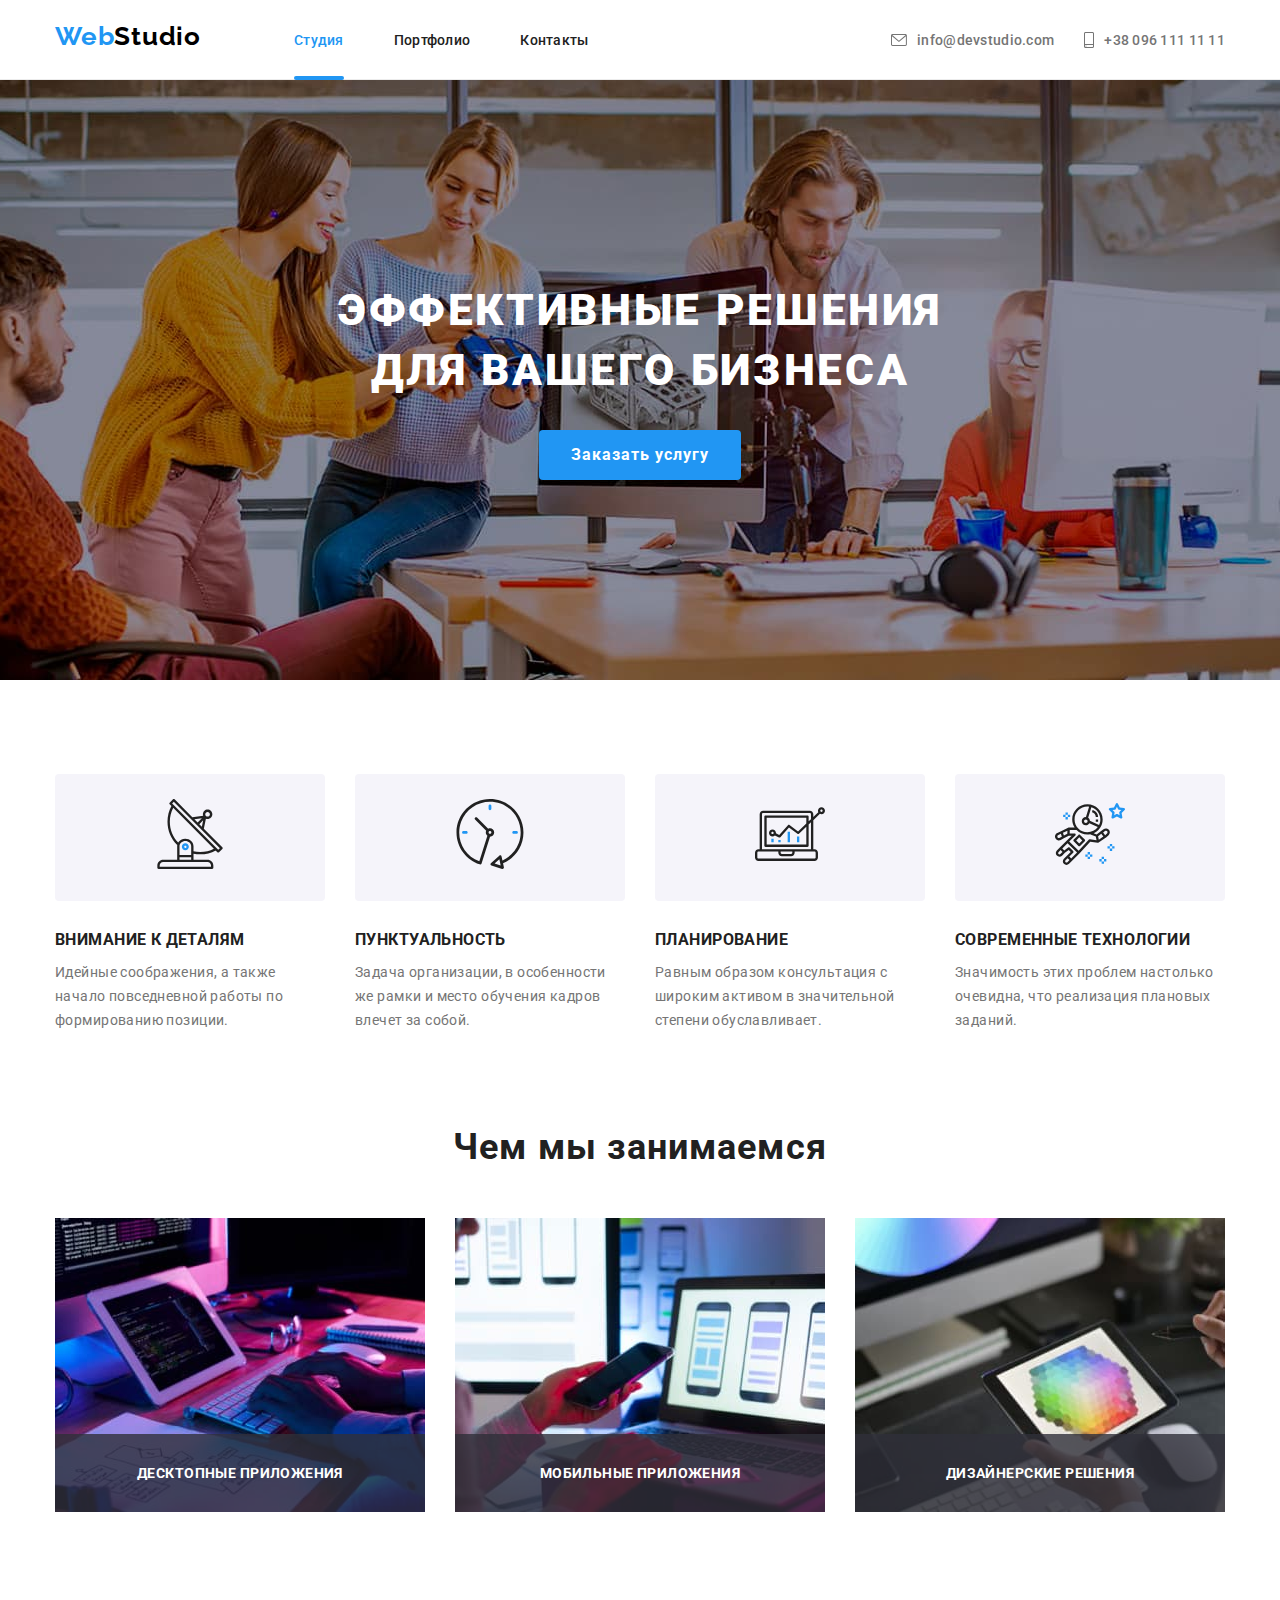
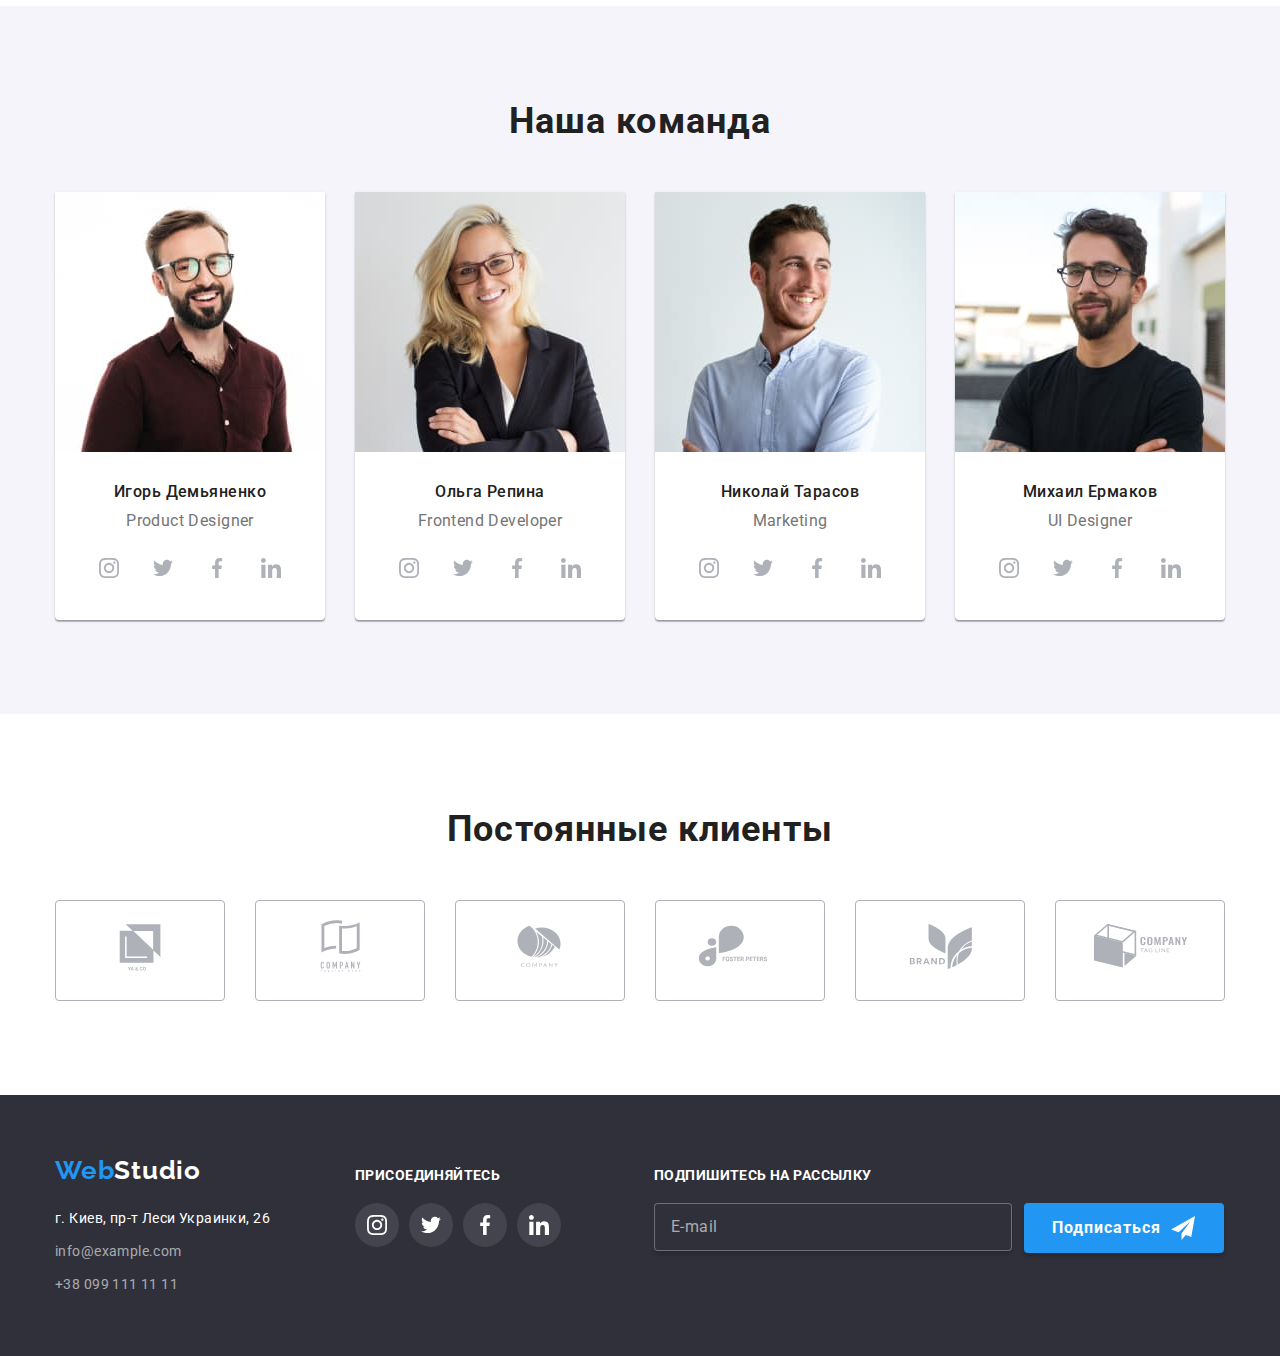
<file: index.html>
<!DOCTYPE html>
<html lang="ru">
<head>
    <meta charset="UTF-8">
    <meta http-equiv="X-UA-Compatible" content="IE=edge">
    <meta name="viewport" content="width=device-width, initial-scale=1.0">
    <title>Главная | Студия</title>
    <link rel="stylesheet"
        href="https://fonts.googleapis.com/css2?family=Raleway:wght@700&family=Roboto:wght@400;500;700;900&display=swap">
    <link rel="stylesheet" href="./css/main.min.css">
</head>

    <body>
        <!-- header -->
        <header class="page-header">
            <div class="page-header__container">
                <!-- webstudio logo -->
                <a class="header__logo" href="./index.html">
                    <span class="logo">Web</span>Studio</a>
                <!-- website navigation -->
                <nav>
                    <!--mobile menu -->
                    <div class="mobile-menu">
                        <button type="button"
                                class="burger-btn"
                                aria-expanded="false"
                                aria-controls="mobile-menu-container"
                                data-burger-btn>
                        
                            <svg class="burger-btn__icon"
                                 width="40px"
                                 height="40px"
                                 aria-label="Переключатель модильного меню">
                        
                                <use class="burger-btn__icon-menu" href="./images/icons.svg#icon-mobile-menu"></use>
                                <use class="burger-btn__icon-cross" href="./images/icons.svg#icon-mobile-cross"></use>
                            </svg>
                        </button>
                    </div>

                    <div class="menu-container"
                         id="mobile-menu-container"
                         data-menu-container>
                        
                         <ul class="navigation">
                            <li class="navigation__item">
                                <a class="navigation__link navigation__link--current" href="./index.html">
                                    Студия
                                </a>
                            </li>
                        
                            <li class="navigation__item">
                                <a class="navigation__link" href="./portfolio.html">
                                    Портфолио
                                </a>
                            </li>
                        
                            <li class="navigation__item">
                                <a class="navigation__link" href="">
                                    Контакты
                                </a>
                            </li>
                        </ul>
                        
                        <div class="contacts__positioned">
                            <!-- contacts -->
                            <ul class="contacts">
                                <li class="contacts__item">
                                    <a class="contacts__link" href="mailto:info@devstudio.com">
                                        <svg class="contacts__icon" width="16px" height="12px">
                                            <use href="./images/icons.svg#icon-envelope"></use>
                                        </svg>
                                        info@devstudio.com
                                    </a>
                                </li>
                        
                                <li class="contacts__item">
                                    <a class="contacts__link" href="tel:+380961111111">
                                        <svg class="contacts__icon" width="10px" height="16px">
                                            <use href="./images/icons.svg#icon-smartphone"></use>
                                        </svg>
                                        +38 096 111 11 11
                                    </a>
                                </li>
                            </ul>
                            <!-- social links for mobile version of menu -->
                            <ul class="mobile-socials">
                                <li>
                                    <a class="mobile-socials__link" href="#">
                                        Instagram
                                    </a>
                                </li>
                        
                                <li>
                                    <a class="mobile-socials__link" href="#">
                                        Twitter
                                    </a>
                                </li>
                        
                                <li>
                                    <a class="mobile-socials__link" href="#">
                                        Facebook
                                    </a>
                                </li>
                        
                                <li>
                                    <a class="mobile-socials__link" href="#">
                                        LinkedIn
                                    </a>
                                </li>
                            </ul>
                        </div>
                    </div>
                </nav>
            </div>
        </header>
    
        <main>
        <!-- hero -->
            <section class="hero">
                <div class="hero__container">
                    <h1 class="hero__title">
                        Эффективные решения <br /> для вашего бизнеса
                    </h1>
                    <button type="button" class="hero__btn" aria-label="Заказать услугу" data-modal-open>
                        Заказать услугу
                    </button>
                </div>
            </section>

        <!-- our advantagies -->
            <section class="advantagies">
                <div class="advantagies__container">
                    <h2 class="advantagies__title">Наши преимущества</h2>
                    <ul class="pluses">
                    <li class="pluses__item">
                        <div class="card">
                            <svg width="70px" height="70px">
                                <use href="./images/icons.svg#icon-antenna"></use>
                            </svg>
                        </div>
                        <h3 class="card__label">Внимание к деталям</h3>
                        <p class="card__meta">Идейные соображения, а также начало повседневной работы по формированию позиции.</p>
                    </li>

                    <li class="pluses__item">
                        <div class="card">
                            <svg width="70px" height="70px">
                                <use href="./images/icons.svg#icon-clock"></use>
                            </svg>
                        </div>
                        <h3 class="card__label">Пунктуальность</h3>
                        <p class="card__meta">Задача организации, в особенности же рамки и место обучения кадров влечет за собой.</p>
                    </li>
                    <li class="pluses__item">
                        <div class="card">
                            <svg width="70px" height="70px">
                                <use href="./images/icons.svg#icon-diagram"></use>
                            </svg>
                        </div>
                        <h3 class="card__label">Планирование</h3>
                        <p class="card__meta">Равным образом консультация с широким активом в значительной степени обуславливает.</p>
                    </li>
                    <li class="pluses__item">
                        <div class="card">
                            <svg width="70px" height="70px">
                                <use href="./images/icons.svg#icon-astronaut"></use>
                            </svg>
                        </div>
                        <h3 class="card__label">Современные технологии</h3>
                        <p class="card__meta">Значимость этих проблем настолько очевидна, что реализация плановых заданий.</p>
                    </li>
                </ul>
                </div>
            </section>

        <!-- what we do -->
            <section class="service">
               <div class="service__container">
                    <h2 class="service__title">Чем мы занимаемся</h2>
                    <ul class="example">
                        <li class="example__item">
                            <div class="example__wrapper">
                                <img
                                    srcset="./images/service-1@1x.jpg 1x, /images/service-1@2x.jpg 2x, /images/service-1@3x.jpg 3x" 
                                    src="./images/service-1@1x.jpg"
                                    alt="Человек работает за компьютером">

                                <div class="example__meta">
                                    <p>Десктопные приложения</p>
                                </div>
                            </div>
                        </li>
                        
                        <li class="example__item">
                            <div class="example__wrapper">
                                <img
                                    srcset="./images/service-2@1x.jpg 1x, /images/service-2@2x.jpg 2x, /images/service-2@3x.jpg 3x"
                                    src="./images/service-2@1x.jpg"
                                    alt="Человек cо смартфоном в руках работает за компьютером">

                                <div class="example__meta">
                                    <p>Мобильные приложения</p>
                                </div>
                            </div>
                        </li>

                        <li class="example__item">
                            <div class="example__wrapper">
                                <img 
                                    srcset="./images/service-3@1x.jpg 1x, /images/service-3@2x.jpg 2x, /images/service-3@3x.jpg 3x" 
                                    src="./images/service-3@1x.jpg"
                                    alt="Человек с планшетом в руках работает за компьютером">

                                <div class="example__meta">
                                    <p>Дизайнерские решения</p>
                                </div>
                            </div>
                        </li>
                    </ul>
               </div>
            </section>

        <!-- our team -->
            <section class="team">
                <div class="team__container">
                    <h2 class="team__title">Наша команда</h2>
                    <ul class="staff">
                        <li class="staff__item">
                            <picture>
                                <source srcset="./images/mobile/team-01@1x.jpg 1x, ./images/mobile/team-01@2x.jpg 2x, ./images/mobile/team-01@3x.jpg 3x"
                                        media="(max-width: 767px)" />
                                <source srcset="./images/tablet/team-01@1x.jpg 1x, ./images/tablet/team-01@2x.jpg 2x, ./images/tablet/team-01@3x.jpg 3x"
                                        media="(min-width: 768px) (max-width: 1199px)" />
                                <source srcset="./images/desktop/team-1@1x.jpg 1x, ./images/desktop/team-1@2x.jpg 2x, ./images/desktop/team-1@3x.jpg 3x"
                                        media="(min-width: 1200px)" />
                                <img src="./images/desktop/team-1@1x.jpg"
                                     alt="Фото дизайнера продукта" />
                            </picture>

                            <div class="staff__content">
                                <h3 class="staff__label">
                                    Игорь Демьяненко
                                </h3>
                                <p class="staff__meta">
                                    Product Designer
                                </p>
                            </div>

                            <ul class="get-in-touch">
                                <li class="get-in-touch__element">
                                    <a class="get-in-touch__link" href="#">
                                        <svg class="get-in-touch__icon" width="20px" height="20px" aria-label="Instagram">
                                            <use href="./images/icons.svg#icon-instagram"></use>
                                        </svg>
                                    </a>
                                </li>
                            
                                <li class="get-in-touch__element">
                                    <a class="get-in-touch__link" href="#">
                                        <svg class="get-in-touch__icon" width="20px" height="20px" aria-label="Twitter">
                                            <use href="./images/icons.svg#icon-twitter"></use>
                                        </svg>
                                    </a>
                                </li>
                            
                                <li class="get-in-touch__element">
                                    <a class="get-in-touch__link" href="#">
                                        <svg class="get-in-touch__icon" width="20px" height="20px" aria-label="Facebook">
                                            <use href="./images/icons.svg#icon-facebook"></use>
                                        </svg>
                                    </a>
                                </li>
                            
                                <li class="get-in-touch-element">
                                    <a class="get-in-touch__link" href="#">
                                        <svg class="get-in-touch__icon" width="20px" height="20px" aria-label="LinkedIn">
                                            <use href="./images/icons.svg#icon-linkedin"></use>
                                        </svg>
                                    </a>
                                </li>
                            </ul>
                        </li>
                    
                        <li class="staff__item">
                            <picture>
                                <source
                                    srcset="./images/mobile/team-02@1x.jpg 1x, ./images/mobile/team-02@2x.jpg 2x, ./images/mobile/team-02@3x.jpg 3x"
                                    media="(max-width: 767px)" />
                                <source
                                    srcset="./images/tablet/team-02@1x.jpg 1x, ./images/tablet/team-02@2x.jpg 2x, ./images/tablet/team-02@3x.jpg 3x"
                                    media="(min-width: 768px) (max-width: 1199px)" />
                                <source srcset="./images/desktop/team-2@1x.jpg 1x, ./images/desktop/team-2@2x.jpg 2x, ./images/desktop/team-2@3x.jpg 3x"
                                    media="(min-width: 1200px)" />
                                <img src="./images/desktop/team-2@1x.jpg" alt="Фото фронтенд разработчика" />
                            </picture>

                            <div class="staff__content">
                                <h3 class="staff__label">
                                    Ольга Репина
                                </h3>
                                <p class="staff__meta">
                                    Frontend Developer
                                </p>
                            </div>
                            
                            <ul class="get-in-touch">
                                <li class="get-in-touch__element">
                                    <a class="get-in-touch__link" href="#">
                                        <svg class="get-in-touch__icon" width="20px" height="20px" aria-label="Instagram">
                                            <use href="./images/icons.svg#icon-instagram"></use>
                                        </svg>
                                    </a>
                                </li>
                            
                                <li class="get-in-touch__element">
                                    <a class="get-in-touch__link" href="#">
                                        <svg class="get-in-touch__icon" width="20px" height="20px" aria-label="Twitter">
                                            <use href="./images/icons.svg#icon-twitter"></use>
                                        </svg>
                                    </a>
                                </li>
                            
                                <li class="get-in-touch__element">
                                    <a class="get-in-touch__link" href="#">
                                        <svg class="get-in-touch__icon" width="20px" height="20px" aria-label="Facebook">
                                            <use href="./images/icons.svg#icon-facebook"></use>
                                        </svg>
                                    </a>
                                </li>
                            
                                <li class="get-in-touch__element">
                                    <a class="get-in-touch__link" href="#">
                                        <svg class="get-in-touch__icon" width="20px" height="20px" aria-label="LinkedIn">
                                            <use href="./images/icons.svg#icon-linkedin"></use>
                                        </svg>
                                    </a>
                                </li>
                            </ul>
                        </li>
                    
                        <li class="staff__item">
                            <picture>
                                <source
                                    srcset="./images/mobile/team-03@1x.jpg 1x, ./images/mobile/team-03@2x.jpg 2x, ./images/mobile/team-03@3x.jpg 3x"
                                    media="(max-width: 767px)" />
                                <source
                                    srcset="./images/tablet/team-03@1x.jpg 1x, ./images/tablet/team-03@2x.jpg 2x, ./images/tablet/team-03@3x.jpg 3x"
                                    media="(min-width: 768px) (max-width: 1199px)" />
                                <source srcset="./images/desktop/team-3@1x.jpg 1x, ./images/desktop/team-3@2x.jpg 2x, ./images/desktop/team-3@3x.jpg 3x"
                                    media="(min-width: 1200px)" />
                                <img src="./images/desktop/team-3@1x.jpg" alt="Фото маркетолога" />
                            </picture>
                            
                            <div class="staff__content">
                                <h3 class="staff__label">
                                    Николай Тарасов
                                </h3>
                                <p class="staff__meta">
                                    Marketing
                                </p>
                            </div>

                            <ul class="get-in-touch">
                                <li class="get-in-touch__element">
                                    <a class="get-in-touch__link" href="#">
                                        <svg class="get-in-touch__icon" width="20px" height="20px" aria-label="Instagram">
                                            <use href="./images/icons.svg#icon-instagram"></use>
                                        </svg>
                                    </a>
                                </li>
                            
                                <li class="get-in-touch__element">
                                    <a class="get-in-touch__link" href="#">
                                        <svg class="get-in-touch__icon" width="20px" height="20px" aria-label="Twitter">
                                            <use href="./images/icons.svg#icon-twitter"></use>
                                        </svg>
                                    </a>
                                </li>
                            
                                <li class="get-in-touch__element">
                                    <a class="get-in-touch__link" href="#">
                                        <svg class="get-in-touch__icon" width="20px" height="20px" aria-label="Facebook">
                                            <use href="./images/icons.svg#icon-facebook"></use>
                                        </svg>
                                    </a>
                                </li>
                            
                                <li class="get-in-touch__element">
                                    <a class="get-in-touch__link" href="#">
                                        <svg class="get-in-touch__icon" width="20px" height="20px" aria-label="LinkedIn">
                                            <use href="./images/icons.svg#icon-linkedin"></use>
                                        </svg>
                                    </a>
                                </li>
                            </ul>
                        </li>
                    
                        <li class="staff__item">
                            <picture>
                                <source
                                    srcset="./images/mobile/team-04@1x.jpg 1x, ./images/mobile/team-04@2x.jpg 2x, ./images/mobile/team-04@3x.jpg 3x"
                                    media="(max-width: 767px)" />
                                <source
                                    srcset="./images/tablet/team-04@1x.jpg 1x, ./images/tablet/team-04@2x.jpg 2x, ./images/tablet/team-04@3x.jpg 3x"
                                    media="(min-width: 768px) (max-width: 1199px)" />
                                <source srcset="./images/desktop/team-4@1x.jpg 1x, ./images/desktop/team-4@2x.jpg 2x, ./images/desktop/team-4@3x.jpg 3x"
                                    media="(min-width: 1200px)" />
                                <img src="./images/desktop/team-4@1x.jpg" alt="Фото дизайнера" />
                            </picture>

                            <div class="staff__content">
                                <h3 class="staff__label">
                                    Михаил Ермаков
                                </h3>
                                <p class="staff__meta">
                                    UI Designer
                                </p>
                            </div>

                            <ul class="get-in-touch">
                                <li class="get-in-touch__element">
                                    <a class="get-in-touch__link" href="#">
                                        <svg class="get-in-touch__icon" width="20px" height="20px" aria-label="Instagram">
                                            <use href="./images/icons.svg#icon-instagram"></use>
                                        </svg>
                                    </a>
                                </li>
                            
                                <li class="get-in-touch__element">
                                    <a class="get-in-touch__link" href="#">
                                        <svg class="get-in-touch__icon" width="20px" height="20px" aria-label="Twitter">
                                            <use href="./images/icons.svg#icon-twitter"></use>
                                        </svg>
                                    </a>
                                </li>
                            
                                <li class="get-in-touch__element">
                                    <a class="get-in-touch__link" href="#">
                                        <svg class="get-in-touch__icon" width="20px" height="20px" aria-label="Facebook">
                                            <use href="./images/icons.svg#icon-facebook"></use>
                                        </svg>
                                    </a>
                                </li>
                            
                                <li class="get-in-touch__element">
                                    <a class="get-in-touch__link" href="#">
                                        <svg class="get-in-touch__icon" width="20px" height="20px" aria-label="LinkedIn">
                                            <use href="./images/icons.svg#icon-linkedin"></use>
                                        </svg>
                                    </a>
                                </li>
                            </ul>   
                        </li>
                    </ul>
                </div>
            </section>
        </main>

        <aside class="partners">
            <div class="partners__container">
                <h2 class="partners__title">Постоянные клиенты</h2>
                <ul class="company">
                    <li class="company__element">
                        <a class="company__link" href="#">
                            <svg class="company__icon" width="106px" height="60px">
                                <use href="./images/icons.svg#icon-client-1"></use>
                            </svg>
                        </a>
                    </li>
        
                    <li class="company__element">
                        <a class="company__link" href="#">
                            <svg class="company__icon" width="106px" height="60px">
                                <use href="./images/icons.svg#icon-client-2"></use>
                            </svg>
                        </a>
                    </li>
        
                    <li class="company__element">
                        <a class="company__link" href="#">
                            <svg class="company__icon" width="106px" height="60px">
                                <use href="./images/icons.svg#icon-client-3"></use>
                            </svg>
                        </a>
                    </li>
        
                    <li class="company__element">
                        <a class="company__link" href="#">
                            <svg class="company__icon" width="106px" height="60px">
                                <use href="./images/icons.svg#icon-client-4"></use>
                            </svg>
                        </a>
                    </li>
        
                    <li class="company__element">
                        <a class="company__link" href="#">
                            <svg class="company__icon" width="106px" height="60px">
                                <use href="./images/icons.svg#icon-client-5"></use>
                            </svg>
                        </a>
                    </li>
        
                    <li class="company__element">
                        <a class="company__link" href="#">
                            <svg class="company__icon" width="106px" height="60px">
                                <use href="./images/icons.svg#icon-client-6"></use>
                            </svg>
                        </a>
                    </li>
                </ul>
            </div>
        </aside>

        <!-- footer -->
        <footer class="page-footer">
            <div class="page-footer__container">
                <div class="page-footer__wrapper">
                    <div class="address__wrapper">
                        <a class="footer__logo" href="./index.html">
                            <span class="logo">Web</span>Studio
                        </a>
                    
                        <address>
                            <ul class="address">
                                <li class="address__item">
                                    <a class="address__geo" href="https://goo.gl/maps/qYnhFTQPUGNC2JMP8">
                                        г. Киев, пр-т Леси Украинки, 26
                                    </a>
                                </li>
                    
                                <li class="address__item">
                                    <a class="address__link" href="mailto:info@example.com">
                                        info@example.com
                                    </a>
                                </li>
                    
                                <li class="address__item">
                                    <a class="address__link" href="tel:+380991111111">
                                        +38 099 111 11 11
                                    </a>
                                </li>
                            </ul>
                        </address>
                    </div>
                    
                    <div class="socials">
                        <h3 class="socials__title">Присоединяйтесь</h3>
                        <ul class="socials__list">
                            <li class="socials__element">
                                <a class="socials__link" href="#">
                                    <svg class="socials__icon" width="20px" height="20px" aria-label="Instagram">
                                        <use href="./images/icons.svg#icon-instagram"></use>
                                    </svg>
                                </a>
                            </li>
                    
                            <li class="socials__element">
                                <a class="socials__link" href="#">
                                    <svg class="socials__icon" width="20px" height="20px" aria-label="Twitter">
                                        <use href="./images/icons.svg#icon-twitter"></use>
                                    </svg>
                                </a>
                            </li>
                    
                            <li class="socials__element">
                                <a class="socials__link" href="#">
                                    <svg class="socials__icon" width="20px" height="20px" aria-label="Facebook">
                                        <use href="./images/icons.svg#icon-facebook"></use>
                                    </svg>
                                </a>
                            </li>
                    
                            <li class="socials__element">
                                <a class="socials__link" href="#">
                                    <svg class="socials__icon" width="20px" height="20px" aria-label="LinkedIn">
                                        <use href="./images/icons.svg#icon-linkedin"></use>
                                    </svg>
                                </a>
                            </li>
                        </ul>
                    </div>
                </div>

                <div class="mailing">
                    <b class="mailing__title">Подпишитесь на рассылку</b>
                    <form name="signup_mailing" class="mailing__form">
                        <label>
                            <input type="email" name="email" class="mailing__input" placeholder="E-mail">
                        </label>
                    
                        <button type="submit" class="mailing__btn" aria-label="Подписаться">
                            Подписаться
                            <svg class="mailing__icon" width="24px" height="24px">
                                <use href="./images/icons.svg#icon-send"></use>
                            </svg>
                        </button>
                    </form>
                </div>

            </div>
        </footer>
        
        <div class="backdrop is-hidden" data-modal>
            <div class="modal">
                <button type="button"
                        class="close-btn"
                        aria-label="Закрыть окно"
                        data-modal-close>

                    <svg class="close-btn__icon" width="18px" height="18px">
                        <use href="./images/icons.svg#icon-close-modal"></use>
                    </svg>
                </button>

                <div role="group" class="form">
                    <b class="form__title">
                        Оставьте свои данные, мы вам перезвоним
                    </b>

                    <form name="order-form">
                        <div class="form__field">
                            <label for="user_name"
                                   class="form__label">
                                Имя
                            </label>

                            <div class="form__icon">
                                <input
                                    type="text"
                                    name="user_name"
                                    id="user_name"
                                    class="form__input form__input--appearance"
                                    autofocus
                                />
                                <svg width="12px" height="12px">
                                    <use href="./images/icons.svg#icon-user"></use>
                                </svg>
                            </div>
                        </div>

                        <div class="form__field">
                            <label for="user_tel_number" class="form__label">
                                Телефон
                            </label>

                            <div class="form__icon">
                                <input
                                    type="tel"
                                    name="user_tel_number"
                                    id="user_tel_number"
                                    class="form__input"
                                    autocomplete="on"
                                />
                                <svg width="13px" height="13px">
                                    <use href="./images/icons.svg#icon-handset"></use>
                                </svg>
                            </div>
                        </div>

                        <div class="form__field">
                            <label for="user_email" class="form__label">
                                Почта
                            </label>

                            <div class="form__icon">
                                <input
                                    type="email"
                                    name="user_email"
                                    id="user_email"
                                    class="form__input"
                                    autocomplete="on"
                                />
                                <svg width="15px" height="12px">
                                    <use href="./images/icons.svg#icon-mail"></use>
                                </svg>
                            </div>
                        </div>

                        <div class="form__field">
                            <label for="comment" class="form__label">
                                Комментарий
                            </label>
                            <textarea name="comment" id="comment" cols="30" rows="5" class=" form__comment" placeholder="Введите текст"></textarea>
                            
                        </div>

                        <div class="checkbox">
                            <label for="agree" class="checkbox__label">
                                <input class="checkbox__field"
                                type="checkbox"
                                name="agree"
                                id="agree" />
                                
                                <svg class="checkbox__icon" width="16" height="15px">
                                    <use href="./images/icons.svg#icon-check"></use>
                                </svg>
                                Соглашаюсь с рассылкой и принимаю
                                <a href="#">Условия договора</a>
                            </label>
                        </div>

                        <button type="submit" class="form__btn" aria-label="Отправить">
                            Отправить
                        </button>
                    </form>
                </div>
            </div>
        </div>
        
        <script src="./js/mobile-menu.js"></script>
        <script src="./js/modal.js"></script>
    </body>

    


</html>
</file>
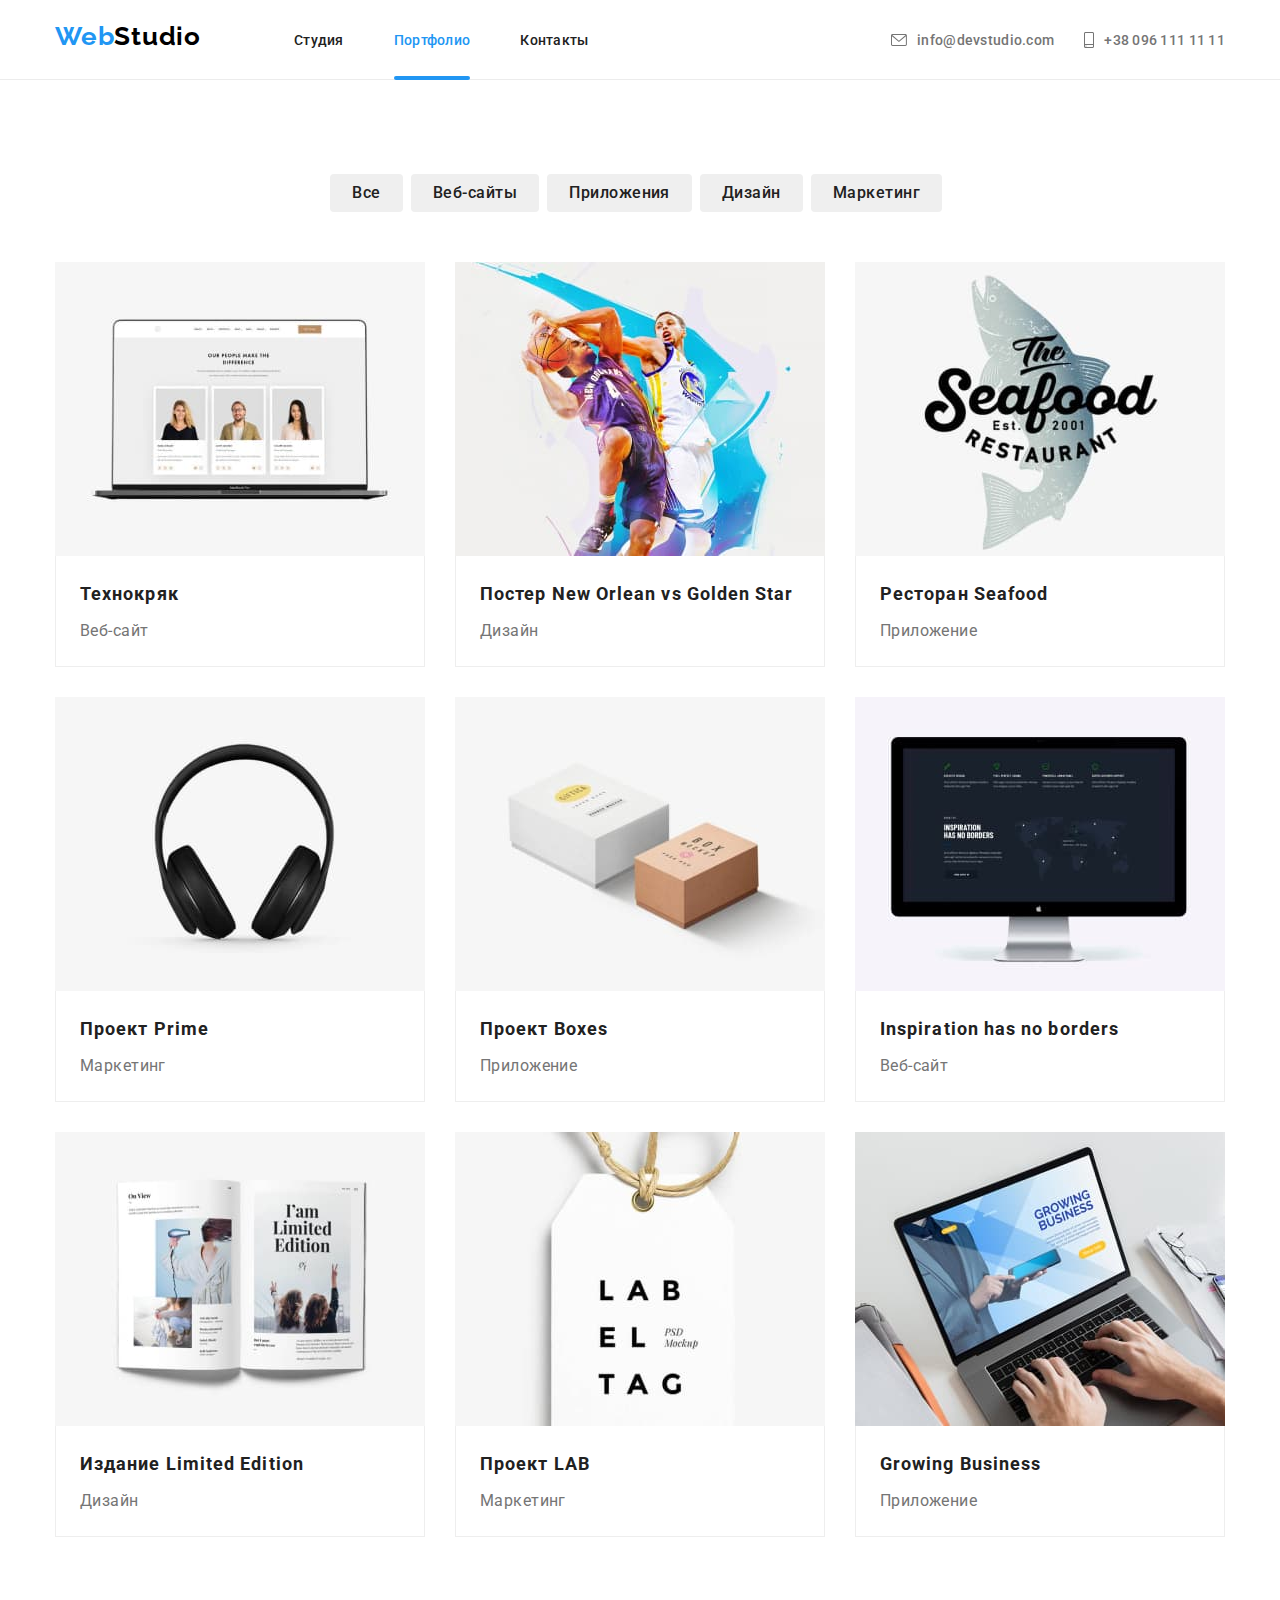
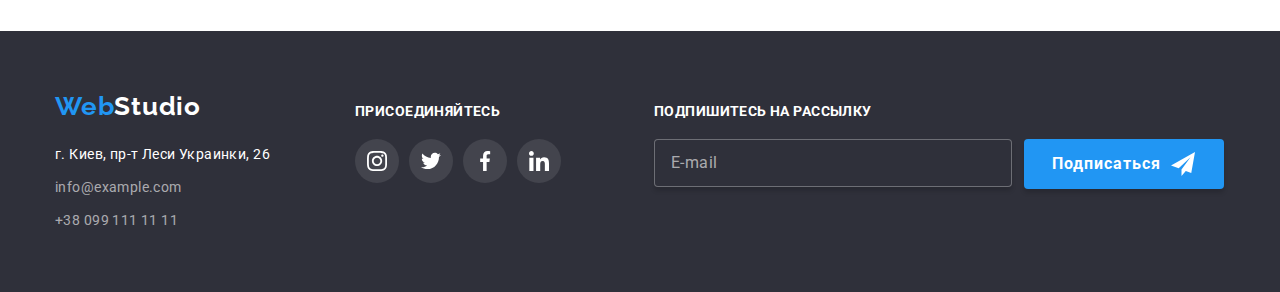
<file: portfolio.html>
<!DOCTYPE html>
<html lang="en">
<head>
    <meta charset="UTF-8">
    <meta http-equiv="X-UA-Compatible" content="IE=edge">
    <meta name="viewport" content="width=device-width, initial-scale=1.0">
    <title>Portfolio</title>
    <link rel="stylesheet"
        href="https://fonts.googleapis.com/css2?family=Raleway:wght@700&family=Roboto:wght@400;500;700;900&display=swap">
    <link rel="stylesheet" href="./css/main.min.css">
</head>

<body>
    <!-- header -->
    <header class="page-header">
        <div class="page-header__container">
            <!-- webstudio logo -->
            <a class="header__logo" href="./index.html">
                <span class="logo">Web</span>Studio</a>
            <!-- website navigation -->
            <nav>
                <!--mobile menu -->
                <div class="mobile-menu">
                    <button type="button" class="burger-btn" aria-expanded="false" aria-controls="mobile-menu-container"
                        data-burger-btn>
    
                        <svg class="burger-btn__icon" width="40px" height="40px" aria-label="Переключатель модильного меню">
    
                            <use class="burger-btn__icon-menu" href="./images/icons.svg#icon-mobile-menu"></use>
                            <use class="burger-btn__icon-cross" href="./images/icons.svg#icon-mobile-cross"></use>
                        </svg>
                    </button>
                </div>
    
                <div class="menu-container" id="mobile-menu-container" data-menu-container>
    
                    <ul class="navigation">
                        <li class="navigation__item">
                            <a class="navigation__link" href="./index.html">
                                Студия
                            </a>
                        </li>
    
                        <li class="navigation__item">
                            <a class="navigation__link navigation__link--current" href="./portfolio.html">
                                Портфолио
                            </a>
                        </li>
    
                        <li class="navigation__item">
                            <a class="navigation__link" href="">
                                Контакты
                            </a>
                        </li>
                    </ul>
    
                    <div class="contacts__positioned">
                        <!-- contacts -->
                        <ul class="contacts">
                            <li class="contacts__item">
                                <a class="contacts__link" href="mailto:info@devstudio.com">
                                    <svg class="contacts__icon" width="16px" height="12px">
                                        <use href="./images/icons.svg#icon-envelope"></use>
                                    </svg>
                                    info@devstudio.com
                                </a>
                            </li>
    
                            <li class="contacts__item">
                                <a class="contacts__link" href="tel:+380961111111">
                                    <svg class="contacts__icon" width="10px" height="16px">
                                        <use href="./images/icons.svg#icon-smartphone"></use>
                                    </svg>
                                    +38 096 111 11 11
                                </a>
                            </li>
                        </ul>
                        <!-- social links for mobile version of menu -->
                        <ul class="mobile-socials">
                            <li>
                                <a class="mobile-socials__link" href="#">
                                    Instagram
                                </a>
                            </li>
    
                            <li>
                                <a class="mobile-socials__link" href="#">
                                    Twitter
                                </a>
                            </li>
    
                            <li>
                                <a class="mobile-socials__link" href="#">
                                    Facebook
                                </a>
                            </li>
    
                            <li>
                                <a class="mobile-socials__link" href="#">
                                    LinkedIn
                                </a>
                            </li>
                        </ul>
                    </div>
                </div>
            </nav>
        </div>
    </header>
    <!-- main section -->
    <main>
        <section class="projects-section">
            <div class="projects-section__container">
                <h1 class="projects-section__title">
                    Примеры работ
                </h1>
                
                <ul class="filter">
                    <li class="filter__element">
                        <button type="button"
                                class="filter__btn" aria-label="Все">
                            Все
                        </button>
                    </li>
                    <li class="filter__element">
                        <button type="button"
                                class="filter__btn" aria-label="Веб-сайты">
                            Веб-сайты
                        </button>
                    </li>
                    <li class="filter__element">
                        <button type="button"
                                class="filter__btn"aria-label="Приложения">
                            Приложения
                        </button>
                    </li>
                    <li class="filter__element">
                        <button type="button"
                                class="filter__btn" aria-label="Дизайн">
                            Дизайн
                        </button>
                    </li>
                    <li class="filter__element">
                        <button type="button"
                                class="filter__btn" aria-label="Маркетинг">
                            Маркетинг
                        </button>
                    </li>
                </ul>
                
                <ul class="product">
                    <li class="product__item">
                        <a class="product__link" href="">
                            <div class="overlay">
                                <img 
                                    srcset="./images/work-examples/project-01@1x.jpg 1x, ./images/work-examples/project-01@2x.jpg 2x, ./images/work-examples/project-01@3x.jpg 3x"
                                    src="./images/work-examples/project-01@1x.jpg"
                                    alt="Изображение сайта Технокряк">
                                
                                <div class="overlay__wrapper">
                                    <p class="overlay__text">
                                        Технокряк это современная площадка распространения коронавируса. Компании используют эту платформу для цифрового
                                        шпионажа и атак на защищённые сервера конкурентов.
                                    </p>
                                </div>
                            </div>
                            
                            <div class="product__description">
                                <h2 class="product__label">
                                    Технокряк
                                </h2>
                                <p class="product__type">
                                    Веб-сайт
                                </p>
                            </div>
                        </a>
                    </li>
                
                    <li class="product__item">
                        <a class="product__link" href="">
                            <div class="overlay">
                                <img 
                                    srcset="./images/work-examples/project-02@1x.jpg 1x, ./images/work-examples/project-02@2x.jpg 2x, ./images/work-examples/project-02@3x.jpg 3x"
                                    src="./images/work-examples/project-02@1x.jpg"
                                    alt="Два баскетболиста борятся за мяч">

                                <div class="overlay__wrapper">
                                    <p class="overlay__text">
                                        Нереально красивый постер нереально красивого баскетбольного матча с нереально крутыми игроками и нереально преданными поклонниками в нереальном Нью Орлеане.
                                    </p>
                                </div>
                            </div>
                            
                            <div class="product__description">
                                <h2 class="product__label">
                                    Постер New Orlean vs Golden Star
                                </h2>
                                <p class="product__type">
                                    Дизайн
                                </p>
                            </div>
                        </a>
                    </li>
                
                    <li class="product__item">
                        <a class="product__link" href="">
                            <div class="overlay">
                                <img srcset="./images/work-examples/project-03@1x.jpg 1x, ./images/work-examples/project-03@2x.jpg 2x, ./images/work-examples/project-03@3x.jpg 3x"
                                    src="./images/work-examples/project-03@1x.jpg"
                                    alt="Логотип ресторана Seafood">
                                
                                <div class="overlay__wrapper">
                                    <p class="overlay__text">
                                        Ресторан Seafood - место, где можно попробовать любые дары моря, даже Посейдона. Интерьер сдержарнный, музыка - легкая и живая, напитки - изысканные. Есть опция морской рыбалки на судне с пьяными моряками.
                                    </p>
                                </div>
                            </div>
                            
                            <div class="product__description">
                                <h2 class="product__label">
                                    Ресторан Seafood
                                </h2>
                                <p class="product__type">
                                    Приложение
                                </p>
                            </div>
                        </a>
                    </li>
                
                    <li class="product__item">
                        <a class="product__link" href="">
                            <div class="overlay">
                                <img 
                                    srcset="./images/work-examples/project-04@1x.jpg 1x, ./images/work-examples/project-04@2x.jpg 2x, ./images/work-examples/project-04@3x.jpg 3x"
                                    src="./images/work-examples/project-04@1x.jpg"
                                    alt="Наушники, которые надеваются через голову">
                                
                                <div class="overlay__wrapper">
                                    <p class="overlay__text">
                                        Проект Prime - сервис, который поможет увеличить продажи каждому клиенту. Даже если вы ничего не планировали продавать,
                                        Prime все равно продадаст ваши вещи или услуги. Увы, но так устроен маркетинг рептилоидов.
                                    </p>
                                </div>
                            </div>
 
                            <div class="product__description">
                                <h2 class="product__label">
                                    Проект Prime
                                </h2>
                                <p class="product__type">
                                    Маркетинг
                                </p>
                            </div>
                        </a>
                    </li>
                
                    <li class="product__item">
                        <a class="product__link" href="">
                            <div class="overlay">
                                <img
                                    srcset="./images/work-examples/project-05@1x.jpg 1x, ./images/work-examples/project-05@2x.jpg 2x, ./images/work-examples/project-05@3x.jpg 3x"
                                    src="./images/work-examples/boxes-project-app.jpg"
                                    alt="Две коробки. Одна белая, другая коричневая">
                                
                                <div class="overlay__wrapper">
                                    <p class="overlay__text">
                                        Приложение Boxes создано для тех, кто любит коробки. Маленькие, средние, большие, с бантиками и без, даже с доставки Новой почты - Boxes найдет все. Признайтесь, вы - котейка?
                                    </p>
                                </div>
                            </div>
                            
                            <div class="product__description">
                                <h2 class="product__label">
                                    Проект Boxes
                                </h2>
                                <p class="product__type">
                                    Приложение
                                </p>
                            </div>
                        </a>
                    </li>
                
                    <li class="product__item">
                        <a class="product__link" href="">
                            <div class="overlay">
                                <img 
                                    srcset="./images/work-examples/project-06@1x.jpg 1x, ./images/work-examples/project-06@2x.jpg 2x, ./images/work-examples/project-06@3x.jpg 3x"
                                    src="./images/work-examples/project-06@1x.jpg"
                                    alt="Компьютер Mac с открытым сайтом">
                            
                                <div class="overlay__wrapper">
                                    <p class="overlay__text">
                                        Парадоксально, но веб-сайт - инструмент массонов. Хоть они и прилетели с Нубиру, однако именно интернет поможет захватить власть в Солнечной системе, а позже и на Альфа Центавра.
                                    </p>
                                </div>
                            </div>
                            
                            <div class="product__description">
                                <h2 class="product__label">
                                    Inspiration has no borders
                                </h2>
                                <p class="product__type">
                                    Веб-сайт
                                </p>
                            </div>
                        </a>
                    </li>
                
                    <li class="product__item">
                        <a class="product__link" href="">
                            <div class="overlay">
                                <img 
                                    srcset="./images/work-examples/project-07@1x.jpg 1x, ./images/work-examples/project-07@2x.jpg 2x, ./images/work-examples/project-07@3x.jpg 3x"
                                    src="./images/work-examples/project-07@1x.jpg"
                                    alt="Разворот журнала с иллюстрациями">
                    
                                <div class="overlay__wrapper">
                                    <p class="overlay__text">
                                        Издание Limited Edition основали трое друзей: Винсент Вега, Джулс Уиннфилд и Мия
                                        Уоллес. Благодаря многолетнему опыту, издательство оздоравливает литературный мир инъекциями молодых
                                        талантов.
                                    </p>
                                </div>
                            </div>
                    
                            <div class="product__description">
                                <h2 class="product__label">
                                    Издание Limited Edition
                                </h2>
                                <p class="product__type">
                                    Дизайн
                                </p>
                            </div>
                        </a>
                    </li>
                
                    <li class="product__item">
                        <a class="product__link" href="">
                            <div class="overlay">
                                <img 
                                    srcset="./images/work-examples/project-08@1x.jpg 1x, ./images/work-examples/project-08@2x.jpg 2x, ./images/work-examples/project-08@3x.jpg 3x"
                                    src="./images/work-examples/project-08@1x.jpg"
                                    alt="Лейбл с логотипом компании">
                            
                                <div class="overlay__wrapper">
                                    <p class="overlay__text">
                                        Проект LAB сотрудничает только с лабоработиями. Неудивительно, ведь стартап пренадлежит Уолтеру Уайту и Джесси Пинкману. Требование одно - оборудование в трейлере и никаких Los Pollos Hermanos.
                                    </p>
                                </div>
                            </div>
                            
                            <div class="product__description">
                                <h2 class="product__label">
                                    Проект LAB
                                </h2>
                                <p class="product__type">
                                    Маркетинг
                                </p>
                            </div>
                        </a>
                    </li>
                
                    <li class="product__item">
                        <a class="product__link" href="">
                            <div class="overlay">
                                <img
                                    srcset="./images/work-examples/project-09@1x.jpg 1x, ./images/work-examples/project-09@2x.jpg 2x, ./images/work-examples/project-09@3x.jpg 3x"
                                    src="./images/work-examples/project-09@1x.jpg"
                                    alt="Ноутбук с приложением Growing Business">
                            
                                <div class="overlay__wrapper">
                                    <p class="overlay__text">
                                        Платформа Growing Business поможет забыть, что биткоин стоил 600 баксов, когда ты о нем узнал. Искусстевенный интелект вычисляет перспективыне токены и позволяет зарабатывать лежа на диване.
                                    </p>
                                </div>
                            </div>
                            
                            <div class="product__description">
                                <h2 class="product__label">
                                    Growing Business
                                </h2>
                                <p class="product__type">
                                    Приложение
                                </p>
                            </div>
                        </a>
                    </li>
                </ul>
            </div>
        </section>
    </main>

    <!-- footer -->
    <footer class="page-footer">
        <div class="page-footer__container">
            <div class="page-footer__wrapper">
                <div class="address__wrapper">
                    <a class="footer__logo" href="./index.html">
                        <span class="logo">Web</span>Studio
                    </a>
    
                    <address>
                        <ul class="address">
                            <li class="address__item">
                                <a class="address__geo" href="https://goo.gl/maps/qYnhFTQPUGNC2JMP8">
                                    г. Киев, пр-т Леси Украинки, 26
                                </a>
                            </li>
    
                            <li class="address__item">
                                <a class="address__link" href="mailto:info@example.com">
                                    info@example.com
                                </a>
                            </li>
    
                            <li class="address__item">
                                <a class="address__link" href="tel:+380991111111">
                                    +38 099 111 11 11
                                </a>
                            </li>
                        </ul>
                    </address>
                </div>
    
                <div class="socials">
                    <h3 class="socials__title">Присоединяйтесь</h3>
                    <ul class="socials__list">
                        <li class="socials__element">
                            <a class="socials__link" href="#">
                                <svg class="socials__icon" width="20px" height="20px" aria-label="Instagram">
                                    <use href="./images/icons.svg#icon-instagram"></use>
                                </svg>
                            </a>
                        </li>
    
                        <li class="socials__element">
                            <a class="socials__link" href="#">
                                <svg class="socials__icon" width="20px" height="20px" aria-label="Twitter">
                                    <use href="./images/icons.svg#icon-twitter"></use>
                                </svg>
                            </a>
                        </li>
    
                        <li class="socials__element">
                            <a class="socials__link" href="#">
                                <svg class="socials__icon" width="20px" height="20px" aria-label="Facebook">
                                    <use href="./images/icons.svg#icon-facebook"></use>
                                </svg>
                            </a>
                        </li>
    
                        <li class="socials__element">
                            <a class="socials__link" href="#">
                                <svg class="socials__icon" width="20px" height="20px" aria-label="LinkedIn">
                                    <use href="./images/icons.svg#icon-linkedin"></use>
                                </svg>
                            </a>
                        </li>
                    </ul>
                </div>
            </div>
    
            <div class="mailing">
                <b class="mailing__title">Подпишитесь на рассылку</b>
                <form name="signup_mailing" class="mailing__form">
                    <label>
                        <input type="email" name="email" class="mailing__input" placeholder="E-mail">
                    </label>
    
                    <button type="submit" class="mailing__btn" aria-label="Подписаться">
                        Подписаться
                        <svg class="mailing__icon" width="24px" height="24px">
                            <use href="./images/icons.svg#icon-send"></use>
                        </svg>
                    </button>
                </form>
            </div>
    
        </div>
    </footer>

    <script src="./js/mobile-menu.js"></script>
</body>
</html>
</file>
<file: css/main.min.css>
/*! modern-normalize v1.1.0 | MIT License | https://github.com/sindresorhus/modern-normalize */*,::before,::after{-webkit-box-sizing:border-box;box-sizing:border-box}html{line-height:1.15;-webkit-text-size-adjust:100%;-moz-tab-size:4;-o-tab-size:4;tab-size:4}body{margin:0;font-family:system-ui,-apple-system,"Segoe UI",Roboto,Helvetica,Arial,sans-serif,"Apple Color Emoji","Segoe UI Emoji"}hr{height:0;color:inherit}abbr[title]{-webkit-text-decoration:underline dotted;text-decoration:underline dotted}b,strong{font-weight:bolder}code,kbd,samp,pre{font-family:ui-monospace,SFMono-Regular,Consolas,"Liberation Mono",Menlo,monospace;font-size:1em}small{font-size:80%}sub,sup{font-size:75%;line-height:0;position:relative;vertical-align:baseline}sub{bottom:-0.25em}sup{top:-0.5em}table{text-indent:0;border-color:inherit}button,input,optgroup,select,textarea{font-family:inherit;font-size:100%;line-height:1.15;margin:0}button,select{text-transform:none}button,[type=button],[type=reset],[type=submit]{-webkit-appearance:button}::-moz-focus-inner{border-style:none;padding:0}:-moz-focusring{outline:1px dotted ButtonText}:-moz-ui-invalid{box-shadow:none}legend{padding:0}progress{vertical-align:baseline}::-webkit-inner-spin-button,::-webkit-outer-spin-button{height:auto}[type=search]{-webkit-appearance:textfield;outline-offset:-2px}::-webkit-search-decoration{-webkit-appearance:none}::-webkit-file-upload-button{-webkit-appearance:button;font:inherit}summary{display:list-item}p,h1,h2,h3,h4{margin:0;padding:0}a{text-decoration:none}ul,ol{margin:0;padding:0;list-style:none}img{display:block;height:auto}@media screen and (max-width: 1199px){img{width:100%}}@media screen and (min-width: 1200px){img{max-width:100%}}textarea{resize:none}.checkbox__field,.projects-section__title,.advantagies__title{position:absolute;width:1px;height:1px;margin:-1px;border:0;padding:0;clip:rect(0 0 0 0);overflow:hidden}.form__comment,.form__input{width:100%;padding-top:12px;padding-bottom:12px;border:1px solid;border-color:rgba(33,33,33,.2);border-radius:4px}body{font-family:"Roboto",sans-serif;font-style:normal;font-weight:400;font-size:14px;line-height:1.7142857143;letter-spacing:.03em;background-color:#fff;color:#757575}body.modal-open{overflow:hidden}.menu-container.is-opened body{overflow:hidden}.page-header{position:relative;border-bottom:1px solid #ececec}.page-header__container{display:-webkit-box;display:-ms-flexbox;display:flex;padding-right:15px;padding-left:15px;padding-top:0;padding-bottom:0;margin-left:auto;margin-right:auto}@media screen and (min-width: 480px){.page-header__container{width:480px}}@media screen and (min-width: 768px){.page-header__container{width:768px}}@media screen and (min-width: 1200px){.page-header__container{width:1200px}}@media screen and (max-width: 767px){.page-header__container{-webkit-box-pack:justify;-ms-flex-pack:justify;justify-content:space-between;-webkit-box-align:center;-ms-flex-align:center;align-items:center;padding-top:10px;padding-bottom:10px}}@media screen and (min-width: 768px)and (max-width: 1199px){.page-header__container{-webkit-box-align:center;-ms-flex-align:center;align-items:center}}@media screen and (min-width: 1200px){.page-header__container{-webkit-box-align:baseline;-ms-flex-align:baseline;align-items:baseline}}@media screen and (min-width: 768px){.page-header{position:initial}}@media screen and (min-width: 768px){nav{width:100%;height:100%}}.navigation{position:absolute;top:48px;left:40px;display:block;margin-left:0}@media screen and (min-width: 768px){.navigation{position:initial;display:-webkit-box;display:-ms-flexbox;display:flex}}@media screen and (min-width: 768px)and (max-width: 1199px){.navigation{margin-left:auto}}@media screen and (min-width: 1200px){.navigation{margin-left:93px}}@media screen and (max-width: 767px){.navigation__item{padding-top:0;margin-right:0;margin-bottom:32px}}@media screen and (min-width: 768px){.navigation__item{padding-top:32px;margin-right:50px}}.navigation :first-child{padding-bottom:0}.navigation :last-child{margin-right:0}.navigation__link{display:block;font-weight:500;font-size:40px;line-height:1.175;letter-spacing:.02em;color:#212121}@media screen and (min-width: 768px){.navigation__link{font-weight:500;font-size:14px;line-height:1.1428571429;letter-spacing:.02em}}.navigation__link:hover,.navigation__link:focus{color:#2196f3;-webkit-transition:color 250ms cubic-bezier(0.4, 0, 0.2, 1);transition:color 250ms cubic-bezier(0.4, 0, 0.2, 1)}.navigation__link--current{color:#2196f3}.navigation__link--current::after{display:none}@media screen and (min-width: 768px){.navigation__link--current::after{display:block;margin-top:28px;margin-bottom:-1px;content:"";width:100%;height:4px;border-radius:2px;background-color:#2196f3}}@media screen and (max-width: 767px){.contacts__positioned{position:absolute;left:40px;bottom:48px}}@media screen and (min-width: 768px){.contacts__positioned{margin-left:auto}}.contacts{display:-webkit-box;display:-ms-flexbox;display:flex;-webkit-box-align:center;-ms-flex-align:center;align-items:center;-webkit-box-orient:vertical;-webkit-box-direction:reverse;-ms-flex-direction:column-reverse;flex-direction:column-reverse;-webkit-box-align:stretch;-ms-flex-align:stretch;align-items:stretch;margin-bottom:64px;margin-left:0}@media screen and (min-width: 768px){.contacts{display:block;margin-left:auto;margin-bottom:0}}@media screen and (min-width: 1200px){.contacts{display:-webkit-box;display:-ms-flexbox;display:flex;-webkit-box-orient:horizontal;-webkit-box-direction:normal;-ms-flex-direction:row;flex-direction:row}}.contacts__item:not(:last-child){margin-bottom:32px}@media screen and (min-width: 768px)and (max-width: 1199px){.contacts__item:not(:last-child){margin-bottom:10px}}@media screen and (min-width: 1200px){.contacts__item:not(:last-child){margin-right:30px;margin-bottom:0}}.contacts__link{font-weight:500;font-size:14px;line-height:1.1428571429;letter-spacing:.02em;color:#757575}.contacts__item:hover .contacts__link,.contacts__item:focus .contacts__link{color:#2196f3;-webkit-transition:color 250ms cubic-bezier(0.4, 0, 0.2, 1);transition:color 250ms cubic-bezier(0.4, 0, 0.2, 1)}@media screen and (min-width: 768px)and (max-width: 1199px){.contacts__link{display:-webkit-box;display:-ms-flexbox;display:flex;font-size:12px;line-height:1.1666666667}}@media screen and (min-width: 1200px){.contacts__link{display:-webkit-box;display:-ms-flexbox;display:flex;-webkit-box-align:center;-ms-flex-align:center;align-items:center}}@media screen and (max-width: 767px){.contacts__link[href="tel:+380961111111"]{font-weight:500;font-size:34px;line-height:1.1764705882;letter-spacing:.02em;color:#2196f3}.contacts__link[href="mailto:info@devstudio.com"]{font-weight:500;font-size:24px;line-height:1.1666666667;letter-spacing:.02em;color:#757575}}@media screen and (min-width: 768px)and (max-width: 1199px){.contacts__link[href="mailto:info@devstudio.com"]>svg{width:14px;height:10px}.contacts__link[href="tel:+380961111111"]>svg{width:10px;height:14px}}.contacts__icon{display:none;fill:#757575;margin-right:10px}.contacts__item:hover .contacts__icon{fill:#2196f3;-webkit-transition:color 250ms cubic-bezier(0.4, 0, 0.2, 1);transition:color 250ms cubic-bezier(0.4, 0, 0.2, 1)}@media screen and (min-width: 768px){.contacts__icon{display:block}}@media screen and (min-width: 768px)and (max-width: 1199px){.contacts__icon{margin-right:8px}}.menu-container{position:absolute;top:0;left:0;width:100%;height:100vh;background-color:#fff;opacity:0;visibility:hidden;z-index:98;-webkit-transition:opacity 250ms cubic-bezier(0.4, 0, 0.2, 1),visibility 250ms cubic-bezier(0.4, 0, 0.2, 1);transition:opacity 250ms cubic-bezier(0.4, 0, 0.2, 1),visibility 250ms cubic-bezier(0.4, 0, 0.2, 1)}@media screen and (min-width: 768px){.menu-container{position:initial;display:-webkit-box;display:-ms-flexbox;display:flex;-webkit-box-align:center;-ms-flex-align:center;align-items:center;height:100%;visibility:visible;opacity:1}}.menu-container.is-opened{opacity:1;visibility:visible}.mobile-socials{display:-webkit-box;display:-ms-flexbox;display:flex;-ms-flex-wrap:wrap;flex-wrap:wrap}.mobile-socials li:not(:last-child){padding-right:10px;margin-right:10px;border-right:1px solid rgba(33,33,33,.2)}.mobile-socials__link{display:inline-block;font-weight:500;font-size:18px;line-height:1.2222222222;letter-spacing:.02em;color:#2196f3}@media screen and (min-width: 768px){.mobile-socials__link{display:none}}@media screen and (min-width: 768px){.mobile-socials{display:none}}.burger-btn{display:-webkit-inline-box;display:-ms-inline-flexbox;display:inline-flex;margin:0;padding:0;border:none;background-color:transparent;z-index:99}.burger-btn__icon-cross{display:none}.burger-btn.is-opened .burger-btn__icon-menu{display:none}.burger-btn.is-opened .burger-btn__icon-cross{display:block}@media screen and (min-width: 768px){.burger-btn{display:none}}.burger-btn__icon{fill:#000;z-index:99}.burger-btn:active .burger-btn__icon{fill:#2196f3}@media screen and (min-width: 768px){.burger-btn__icon{display:none}}.logo,.header__logo,.footer__logo{font-family:"Raleway",sans-serif}@media screen and (max-width: 1199px){.logo,.header__logo,.footer__logo{font-weight:700;font-size:24px;line-height:1.1666666667;letter-spacing:.03em}}@media screen and (min-width: 1200px){.logo,.header__logo,.footer__logo{font-weight:700;font-size:26px;line-height:1.1923076923;letter-spacing:.03em}}.logo{color:#2196f3}.header__logo{color:#000}.footer__logo{display:block;margin-bottom:20px;color:#fff}.page-footer{background-color:#2f303a}@media screen and (max-width: 1199px){.page-footer{padding:60px 0}}.page-footer__container{display:-webkit-box;display:-ms-flexbox;display:flex;padding-right:15px;padding-left:15px;padding-top:60px;padding-bottom:60px;margin-left:auto;margin-right:auto}@media screen and (min-width: 480px){.page-footer__container{width:480px}}@media screen and (min-width: 768px){.page-footer__container{width:768px}}@media screen and (min-width: 1200px){.page-footer__container{width:1200px}}@media screen and (max-width: 1199px){.page-footer__container{display:block;padding:0 15px}}@media screen and (min-width: 768px)and (max-width: 1199px){.page-footer__wrapper{display:-webkit-box;display:-ms-flexbox;display:flex;-ms-flex-pack:distribute;justify-content:space-around}}@media screen and (min-width: 1200px){.page-footer__wrapper{display:-webkit-box;display:-ms-flexbox;display:flex}}@media screen and (max-width: 1199px){.address__wrapper{display:-webkit-box;display:-ms-flexbox;display:flex;-webkit-box-orient:vertical;-webkit-box-direction:normal;-ms-flex-direction:column;flex-direction:column;-webkit-box-align:center;-ms-flex-align:center;align-items:center;margin-bottom:60px}}.address{min-width:230px;font-style:normal}@media screen and (max-width: 1199px){.address__item:not(:last-child){margin-bottom:8px}}@media screen and (min-width: 1200px){.address__item:not(:last-child){margin-bottom:9px}}.address__geo{color:#fff}@media screen and (max-width: 1199px){.address{display:-webkit-box;display:-ms-flexbox;display:flex;-webkit-box-orient:vertical;-webkit-box-direction:normal;-ms-flex-direction:column;flex-direction:column;-webkit-box-align:center;-ms-flex-align:center;align-items:center}}.address__link{color:rgba(255,255,255,.6)}.address__link:hover,.address__link:focus{background-color:#2196f3;color:#fff;-webkit-transition:background-color 250ms cubic-bezier(0.4, 0, 0.2, 1),color 250ms cubic-bezier(0.4, 0, 0.2, 1);transition:background-color 250ms cubic-bezier(0.4, 0, 0.2, 1),color 250ms cubic-bezier(0.4, 0, 0.2, 1)}@media screen and (max-width: 767px){.socials{margin-left:0;margin-bottom:60px}}@media screen and (min-width: 768px){.socials{margin-left:70px}}.socials__title{margin-bottom:20px;font-weight:700;font-size:14px;line-height:1.1428571429;letter-spacing:.03em;text-transform:uppercase;color:#fff}@media screen and (max-width: 1199px){.socials__title{padding-top:0;text-align:center}}@media screen and (min-width: 1200px){.socials__title{padding-top:12px}}.socials__list{display:-webkit-box;display:-ms-flexbox;display:flex}@media screen and (max-width: 1199px){.socials__list{-webkit-box-pack:center;-ms-flex-pack:center;justify-content:center}}.socials__element:not(:last-child){margin-right:10px}.socials__link{display:-webkit-box;display:-ms-flexbox;display:flex;-webkit-box-pack:center;-ms-flex-pack:center;justify-content:center;-webkit-box-align:center;-ms-flex-align:center;align-items:center;width:44px;height:44px;border-radius:50%;background-color:#43444d;-webkit-transition:background-color 250ms cubic-bezier(0.4, 0, 0.2, 1);transition:background-color 250ms cubic-bezier(0.4, 0, 0.2, 1)}.socials__link .socials__icon{fill:#fff}.socials__link:hover,.socials__link:focus{background-color:#2196f3}.mailing{width:100%;margin-left:0;padding-top:0}.mailing__title{display:block;margin-bottom:20px;font-weight:700;font-size:14px;line-height:1.1428571429;letter-spacing:.03em;text-transform:uppercase;color:#fff}@media screen and (max-width: 1199px){.mailing__title{text-align:center}}.mailing__form{display:block}@media screen and (min-width: 1200px){.mailing__form{display:-webkit-box;display:-ms-flexbox;display:flex}}@media screen and (min-width: 768px)and (max-width: 1199px){.mailing{width:450px;margin-left:auto;margin-right:auto}}@media screen and (min-width: 1200px){.mailing{margin-left:93px;padding-top:12px}}.mailing__input{width:100%;padding-top:15px;padding-bottom:15px;padding-left:16px;margin-right:0;margin-bottom:20px;border:1px solid rgba(255,255,255,.3);border-radius:4px;-webkit-box-shadow:0px 4px 4px rgba(0,0,0,.15);box-shadow:0px 4px 4px rgba(0,0,0,.15);color:#fff;background-color:#2f303a}@media screen and (min-width: 1200px){.mailing__input{width:358px;margin-right:12px;margin-bottom:0}}.mailing__input::-webkit-input-placeholder{font-weight:400;font-size:16px;line-height:1.25;letter-spacing:.03em;color:rgba(255,255,255,.6)}.mailing__input::-moz-placeholder{font-weight:400;font-size:16px;line-height:1.25;letter-spacing:.03em;color:rgba(255,255,255,.6)}.mailing__input:-ms-input-placeholder{font-weight:400;font-size:16px;line-height:1.25;letter-spacing:.03em;color:rgba(255,255,255,.6)}.mailing__input::-ms-input-placeholder{font-weight:400;font-size:16px;line-height:1.25;letter-spacing:.03em;color:rgba(255,255,255,.6)}.mailing__input::placeholder{font-weight:400;font-size:16px;line-height:1.25;letter-spacing:.03em;color:rgba(255,255,255,.6)}.mailing__btn{margin-left:auto;margin-right:auto;display:-webkit-box;display:-ms-flexbox;display:flex;-webkit-box-align:center;-ms-flex-align:center;align-items:center;min-width:200px;min-height:50px;padding:10px 28px;font-family:inherit;text-align:center;border-radius:4px;background-color:#2196f3;color:#fff;cursor:pointer;font-weight:700;font-size:16px;line-height:1.875;letter-spacing:.06em;-webkit-box-shadow:0px 4px 4px rgba(0,0,0,.15);box-shadow:0px 4px 4px rgba(0,0,0,.15);border:none}@media screen and (min-width: 1200px){.mailing__btn{margin-right:0;margin-left:0}}.mailing__icon{margin-left:10px;fill:#fff}.hero{background-size:cover;background-position:center;background-repeat:no-repeat;background-color:#2f303a}@media screen and (max-width: 767px){.hero{background-image:url("../images/mobile/bg-img-hero@1x.jpg"),-webkit-gradient(linear, left top, right top, color-stop(40%, #2f303a), color-stop(#c4c4c4), color-stop(40%, #2f303a));background-image:url("../images/mobile/bg-img-hero@1x.jpg"),linear-gradient(to right, #2f303a 40%, #c4c4c4, #2f303a 40%)}}@media screen and (min-width: 768px)and (max-width: 1199px){.hero{background-image:url("../images/tablet/bg-img-hero@1x.jpg"),-webkit-gradient(linear, left top, right top, color-stop(40%, #2f303a), color-stop(#c4c4c4), color-stop(40%, #2f303a));background-image:url("../images/tablet/bg-img-hero@1x.jpg"),linear-gradient(to right, #2f303a 40%, #c4c4c4, #2f303a 40%)}}@media screen and (min-width: 1200px){.hero{background-image:url("../images/desktop/bg-img-hero@1x.jpg"),-webkit-gradient(linear, left top, right top, color-stop(40%, #2f303a), color-stop(#c4c4c4), color-stop(40%, #2f303a));background-image:url("../images/desktop/bg-img-hero@1x.jpg"),linear-gradient(to right, #2f303a 40%, #c4c4c4, #2f303a 40%);background-size:1600px,cover}}@media screen and (max-width: 1199px){.hero{padding-top:118px;padding-bottom:118px}}@media screen and (min-width: 1200px){.hero{padding-top:200px;padding-bottom:200px}}.hero__container{display:block;padding-right:15px;padding-left:15px;padding-top:0;padding-bottom:0;margin-left:auto;margin-right:auto;text-align:center}@media screen and (min-width: 480px){.hero__container{width:480px}}@media screen and (min-width: 768px){.hero__container{width:768px}}@media screen and (min-width: 1200px){.hero__container{width:1200px}}.hero__title{margin-bottom:30px;text-transform:uppercase;color:#fff}@media screen and (max-width: 1199px){.hero__title{font-weight:900;font-size:26px;line-height:1.6153846154;letter-spacing:.06em}}@media screen and (min-width: 1200px){.hero__title{font-weight:900;font-size:44px;line-height:1.3636363636;letter-spacing:.06em;text-align:center}}.hero__btn{display:inline-block;-webkit-box-align:center;-ms-flex-align:center;align-items:center;min-width:200px;min-height:50px;padding:10px 32px;font-family:inherit;text-align:center;border-radius:4px;background-color:#2196f3;color:#fff;cursor:pointer;font-weight:700;font-size:16px;line-height:1.875;letter-spacing:.06em;border:none;-webkit-box-shadow:0 4px 4px rgba(0,0,0,.15);box-shadow:0 4px 4px rgba(0,0,0,.15)}@media(min-device-pixel-ratio: 2),(-webkit-min-device-pixel-ratio: 2),(min-resolution: 192dpi),(min-resolution: 2dppx){.hero{background-image:url("../images/mobile/bg-img-hero@2x.jpg"),-webkit-gradient(linear, left top, right top, color-stop(40%, #2f303a), color-stop(#c4c4c4), color-stop(40%, #2f303a));background-image:url("../images/mobile/bg-img-hero@2x.jpg"),linear-gradient(to right, #2f303a 40%, #c4c4c4, #2f303a 40%)}}@media screen and (min-device-pixel-ratio: 2)and (min-width: 768px)and (max-width: 1199px),screen and (-webkit-min-device-pixel-ratio: 2)and (min-width: 768px)and (max-width: 1199px),screen and (min-resolution: 192dpi)and (min-width: 768px)and (max-width: 1199px),screen and (min-resolution: 2dppx)and (min-width: 768px)and (max-width: 1199px){.hero{background-image:url("../images/tablet/bg-img-hero@2x.jpg"),-webkit-gradient(linear, left top, right top, color-stop(40%, #2f303a), color-stop(#c4c4c4), color-stop(40%, #2f303a));background-image:url("../images/tablet/bg-img-hero@2x.jpg"),linear-gradient(to right, #2f303a 40%, #c4c4c4, #2f303a 40%)}}@media screen and (min-device-pixel-ratio: 2)and (min-width: 768px)and (max-width: 1199px),screen and (-webkit-min-device-pixel-ratio: 2)and (min-width: 768px)and (max-width: 1199px),screen and (min-resolution: 192dpi)and (min-width: 768px)and (max-width: 1199px),screen and (min-resolution: 2dppx)and (min-width: 768px)and (max-width: 1199px){.hero{background-image:url("../images/tablet/bg-img-hero@2x.jpg"),-webkit-gradient(linear, left top, right top, color-stop(40%, #2f303a), color-stop(#c4c4c4), color-stop(40%, #2f303a));background-image:url("../images/tablet/bg-img-hero@2x.jpg"),linear-gradient(to right, #2f303a 40%, #c4c4c4, #2f303a 40%)}}@media screen and (min-device-pixel-ratio: 2)and (min-width: 1200px),screen and (-webkit-min-device-pixel-ratio: 2)and (min-width: 1200px),screen and (min-resolution: 192dpi)and (min-width: 1200px),screen and (min-resolution: 2dppx)and (min-width: 1200px){.hero{background-image:url("../images/desktop/bg-img-hero@2x.jpg"),-webkit-gradient(linear, left top, right top, color-stop(40%, #2f303a), color-stop(#c4c4c4), color-stop(40%, #2f303a));background-image:url("../images/desktop/bg-img-hero@2x.jpg"),linear-gradient(to right, #2f303a 40%, #c4c4c4, #2f303a 40%)}}@media screen and (min-device-pixel-ratio: 2)and (min-width: 1200px),screen and (-webkit-min-device-pixel-ratio: 2)and (min-width: 1200px),screen and (min-resolution: 192dpi)and (min-width: 1200px),screen and (min-resolution: 2dppx)and (min-width: 1200px){.hero{background-image:url("../images/desktop/bg-img-hero@2x.jpg"),-webkit-gradient(linear, left top, right top, color-stop(40%, #2f303a), color-stop(#c4c4c4), color-stop(40%, #2f303a));background-image:url("../images/desktop/bg-img-hero@2x.jpg"),linear-gradient(to right, #2f303a 40%, #c4c4c4, #2f303a 40%)}}@media(min-device-pixel-ratio: 3),(-webkit-min-device-pixel-ratio: 3),(min-resolution: 288dpi),(min-resolution: 3dppx){.hero{background-image:url("../images/mobile/bg-img-hero@3x.jpg"),-webkit-gradient(linear, left top, right top, color-stop(40%, #2f303a), color-stop(#c4c4c4), color-stop(40%, #2f303a));background-image:url("../images/mobile/bg-img-hero@3x.jpg"),linear-gradient(to right, #2f303a 40%, #c4c4c4, #2f303a 40%)}}@media screen and (min-device-pixel-ratio: 3)and (min-width: 768px)and (max-width: 1199px),screen and (-webkit-min-device-pixel-ratio: 3)and (min-width: 768px)and (max-width: 1199px),screen and (min-resolution: 288dpi)and (min-width: 768px)and (max-width: 1199px),screen and (min-resolution: 3dppx)and (min-width: 768px)and (max-width: 1199px){.hero{background-image:url("../images/tablet/bg-img-hero@3x.jpg"),-webkit-gradient(linear, left top, right top, color-stop(40%, #2f303a), color-stop(#c4c4c4), color-stop(40%, #2f303a));background-image:url("../images/tablet/bg-img-hero@3x.jpg"),linear-gradient(to right, #2f303a 40%, #c4c4c4, #2f303a 40%)}}@media screen and (min-device-pixel-ratio: 3)and (min-width: 768px)and (max-width: 1199px),screen and (-webkit-min-device-pixel-ratio: 3)and (min-width: 768px)and (max-width: 1199px),screen and (min-resolution: 288dpi)and (min-width: 768px)and (max-width: 1199px),screen and (min-resolution: 3dppx)and (min-width: 768px)and (max-width: 1199px){.hero{background-image:url("../images/tablet/bg-img-hero@3x.jpg"),-webkit-gradient(linear, left top, right top, color-stop(40%, #2f303a), color-stop(#c4c4c4), color-stop(40%, #2f303a));background-image:url("../images/tablet/bg-img-hero@3x.jpg"),linear-gradient(to right, #2f303a 40%, #c4c4c4, #2f303a 40%)}}@media screen and (min-device-pixel-ratio: 3)and (min-width: 1200px),screen and (-webkit-min-device-pixel-ratio: 3)and (min-width: 1200px),screen and (min-resolution: 288dpi)and (min-width: 1200px),screen and (min-resolution: 3dppx)and (min-width: 1200px){.hero{background-image:url("../images/desktop/bg-img-hero@3x.jpg"),-webkit-gradient(linear, left top, right top, color-stop(40%, #2f303a), color-stop(#c4c4c4), color-stop(40%, #2f303a));background-image:url("../images/desktop/bg-img-hero@3x.jpg"),linear-gradient(to right, #2f303a 40%, #c4c4c4, #2f303a 40%)}}@media screen and (min-device-pixel-ratio: 3)and (min-width: 1200px),screen and (-webkit-min-device-pixel-ratio: 3)and (min-width: 1200px),screen and (min-resolution: 288dpi)and (min-width: 1200px),screen and (min-resolution: 3dppx)and (min-width: 1200px){.hero{background-image:url("../images/desktop/bg-img-hero@3x.jpg"),-webkit-gradient(linear, left top, right top, color-stop(40%, #2f303a), color-stop(#c4c4c4), color-stop(40%, #2f303a));background-image:url("../images/desktop/bg-img-hero@3x.jpg"),linear-gradient(to right, #2f303a 40%, #c4c4c4, #2f303a 40%)}}.advantagies__container{display:-webkit-box;display:-ms-flexbox;display:flex;padding-right:15px;padding-left:15px;padding-top:0;padding-bottom:0;margin-left:auto;margin-right:auto}@media screen and (min-width: 480px){.advantagies__container{width:480px}}@media screen and (min-width: 768px){.advantagies__container{width:768px}}@media screen and (min-width: 1200px){.advantagies__container{width:1200px}}@media screen and (max-width: 1199px){.advantagies{padding-top:60px;padding-bottom:60px}}@media screen and (min-width: 1200px){.advantagies{padding-top:94px;padding-bottom:94px}}@media screen and (max-width: 767px){.pluses{display:-webkit-box;display:-ms-flexbox;display:flex;-ms-flex-wrap:wrap;flex-wrap:wrap;margin-left:calc(-1 * 30px);margin-top:calc(-1 * 30px);padding:0;margin-top:0}.pluses__item{-ms-flex-preferred-size:calc(100% / 1 - 30px);flex-basis:calc(100% / 1 - 30px);margin-left:30px;margin-top:30px}.pluses__item:first-child{margin-top:0}}@media screen and (min-width: 768px)and (max-width: 1199px){.pluses{display:-webkit-box;display:-ms-flexbox;display:flex;-ms-flex-wrap:wrap;flex-wrap:wrap;margin-left:calc(-1 * 30px);margin-top:calc(-1 * 30px);padding:0;margin-top:-30px}.pluses__item{-ms-flex-preferred-size:calc(100% / 2 - 30px);flex-basis:calc(100% / 2 - 30px);margin-left:30px;margin-top:30px}}@media screen and (min-width: 1200px){.pluses{display:-webkit-box;display:-ms-flexbox;display:flex;-ms-flex-wrap:wrap;flex-wrap:wrap;margin-left:calc(-1 * 30px);margin-top:calc(-1 * 30px);padding:0}.pluses__item{-ms-flex-preferred-size:calc(100% / 4 - 30px);flex-basis:calc(100% / 4 - 30px);margin-left:30px;margin-top:30px}}.card{padding-top:25px;padding-bottom:25px;margin-bottom:30px;border-radius:4px;background-color:#f5f4fa}@media screen and (max-width: 1199px){.card{display:-webkit-box;display:-ms-flexbox;display:flex;-webkit-box-pack:center;-ms-flex-pack:center;justify-content:center;width:100%;padding-left:0;padding-right:0}}@media screen and (min-width: 1200px){.card{display:block;min-width:270px;padding-left:100px;padding-right:100px}}.card__label{margin-bottom:10px;font-weight:700;line-height:1.1428571429;text-transform:uppercase;color:#212121}.card__meta{font-weight:400;font-size:14px;line-height:1.7142857143;letter-spacing:.03em}.service__container{display:block;padding-right:15px;padding-left:15px;padding-top:0;padding-bottom:0;margin-left:auto;margin-right:auto}@media screen and (min-width: 480px){.service__container{width:480px}}@media screen and (min-width: 768px){.service__container{width:768px}}@media screen and (min-width: 1200px){.service__container{width:1200px}}.service__title{margin-bottom:50px;font-weight:700;font-size:36px;line-height:1.1666666667;letter-spacing:.03em;text-align:center;color:#212121}@media screen and (max-width: 1199px){.service{display:none}}@media screen and (min-width: 1200px){.service{padding-top:0;padding-bottom:94px}}.example{display:-webkit-box;display:-ms-flexbox;display:flex;-ms-flex-wrap:wrap;flex-wrap:wrap;margin-left:calc(-1 * 30px);margin-top:calc(-1 * 30px);padding:0;z-index:1}.example__item{-ms-flex-preferred-size:calc(100% / 3 - 30px);flex-basis:calc(100% / 3 - 30px);margin-left:30px;margin-top:30px}.example__wrapper{position:relative}.example__meta{position:absolute;bottom:0;width:100%;padding:27px 0;margin:auto;background:rgba(47,48,58,.8)}.example__meta>p{font-weight:700;text-align:center;text-transform:uppercase;color:#fff}.team{background-color:#f5f4fa}@media screen and (max-width: 1199px){.team{padding:60px 0}}@media screen and (min-width: 1200px){.team{padding-top:94px;padding-bottom:94px}}.team__container{display:block;padding-right:15px;padding-left:15px;padding-top:0;padding-bottom:0;margin-left:auto;margin-right:auto}@media screen and (min-width: 480px){.team__container{width:480px}}@media screen and (min-width: 768px){.team__container{width:768px}}@media screen and (min-width: 1200px){.team__container{width:1200px}}.team__title{text-align:center;color:#212121}@media screen and (max-width: 1199px){.team__title{margin-bottom:30px;font-weight:700;font-size:28px;line-height:1.1785714286;letter-spacing:.03em}}@media screen and (min-width: 1200px){.team__title{margin-bottom:50px;font-weight:700;font-size:36px;line-height:1.1666666667;letter-spacing:.03em}}@media screen and (max-width: 767px){.staff{display:-webkit-box;display:-ms-flexbox;display:flex;-ms-flex-wrap:wrap;flex-wrap:wrap;margin-left:calc(-1 * 30px);margin-top:calc(-1 * 30px);padding:0;margin-top:0}.staff__item{-ms-flex-preferred-size:calc(100% / 1 - 30px);flex-basis:calc(100% / 1 - 30px);margin-left:30px;margin-top:30px}}@media screen and (min-width: 768px)and (max-width: 1199px){.staff{display:-webkit-box;display:-ms-flexbox;display:flex;-ms-flex-wrap:wrap;flex-wrap:wrap;margin-left:calc(-1 * 30px);margin-top:calc(-1 * 30px);padding:0}.staff__item{-ms-flex-preferred-size:calc(100% / 2 - 30px);flex-basis:calc(100% / 2 - 30px);margin-left:30px;margin-top:30px}}@media screen and (min-width: 1200px){.staff{-ms-flex-wrap:wrap;flex-wrap:wrap;display:-webkit-box;display:-ms-flexbox;display:flex;flex-wrap:wrap;margin-left:calc(-1 * 30px);margin-top:calc(-1 * 30px);padding:0}.staff__item{-ms-flex-preferred-size:calc(100% / 4 - 30px);flex-basis:calc(100% / 4 - 30px);margin-left:30px;margin-top:30px}}.staff__item{-webkit-box-shadow:0px 1px 3px rgba(0,0,0,.12),0px 1px 1px rgba(0,0,0,.14),0px 2px 1px rgba(0,0,0,.2);box-shadow:0px 1px 3px rgba(0,0,0,.12),0px 1px 1px rgba(0,0,0,.14),0px 2px 1px rgba(0,0,0,.2);border-radius:0px 0px 4px 4px;overflow:hidden;background-color:#fff}@media screen and (max-width: 1199px){.staff__item{padding-bottom:24px}.staff__item>img{width:100%}}@media screen and (min-width: 1200px){.staff__item{padding-bottom:30px}}.staff__content{padding-top:30px;padding-bottom:0}.staff__label{margin-bottom:10px;font-weight:500;font-size:16px;line-height:1.1875;letter-spacing:.03em;text-align:center;color:#212121}.staff__meta{margin-bottom:16px;font-size:16px;line-height:1.1875;text-align:center}@media screen and (max-width: 767px){.staff__item:first-child{margin-top:0}}.get-in-touch{display:-webkit-box;display:-ms-flexbox;display:flex;-webkit-box-pack:center;-ms-flex-pack:center;justify-content:center;padding:0}.get-in-touch :not(:last-child){margin-right:10px}.get-in-touch__link{display:-webkit-box;display:-ms-flexbox;display:flex;-webkit-box-pack:center;-ms-flex-pack:center;justify-content:center;-webkit-box-align:center;-ms-flex-align:center;align-items:center;width:44px;height:44px;border-radius:50%}.get-in-touch__link:hover,.get-in-touch__link:focus{background-color:#2196f3;-webkit-transition:background-color 250ms cubic-bezier(0.4, 0, 0.2, 1);transition:background-color 250ms cubic-bezier(0.4, 0, 0.2, 1)}.get-in-touch__icon{-o-object-fit:contain;object-fit:contain;overflow:visible;fill:#afb1b8;border-radius:50%}.get-in-touch__link:hover .get-in-touch__icon,.get-in-touch__link:focus .get-in-touch__icon{fill:#fff;-webkit-transition:fill 250ms cubic-bezier(0.4, 0, 0.2, 1);transition:fill 250ms cubic-bezier(0.4, 0, 0.2, 1)}@media screen and (max-width: 1199px){.partners{padding:60px 0}}@media screen and (min-width: 1200px){.partners{padding-top:94px;padding-bottom:94px}}.partners__container{display:block;padding-right:15px;padding-left:15px;padding-top:0;padding-bottom:0;margin-left:auto;margin-right:auto}@media screen and (min-width: 480px){.partners__container{width:480px}}@media screen and (min-width: 768px){.partners__container{width:768px}}@media screen and (min-width: 1200px){.partners__container{width:1200px}}.partners__title{text-align:center;color:#212121}@media screen and (max-width: 1199px){.partners__title{margin-bottom:30px;font-weight:700;font-size:28px;line-height:1.1428571429;letter-spacing:.03em}}@media screen and (min-width: 1200px){.partners__title{margin-bottom:50px;font-weight:700;font-size:36px;line-height:1.1666666667;letter-spacing:.03em}}.company{display:-webkit-box;display:-ms-flexbox;display:flex}@media screen and (max-width: 1199px){.company{-ms-flex-wrap:wrap;flex-wrap:wrap;margin:-15px}}@media screen and (max-width: 1199px){.company__link{display:-webkit-box;display:-ms-flexbox;display:flex;-webkit-box-pack:center;-ms-flex-pack:center;justify-content:center;-webkit-box-align:center;-ms-flex-align:center;align-items:center}}@media screen and (min-width: 1200px){.company__link{display:block;width:100%}}.company__element{width:170px;padding:16px 32px;border:1px solid #afb1b8;border-radius:4px}@media screen and (max-width: 767px){.company__element{-ms-flex-preferred-size:calc((100% - 4 * 15px) / 2);flex-basis:calc((100% - 4 * 15px) / 2);margin:15px;padding:16px 0}}@media screen and (min-width: 768px)and (max-width: 1199px){.company__element{-ms-flex-preferred-size:calc((100% - 6 * 15px) / 3);flex-basis:calc((100% - 6 * 15px) / 3);margin:15px}}.company__element:not(:last-child){margin-right:30px}@media screen and (max-width: 1199px){.company__element:not(:last-child){margin-right:15px}}.company__element:hover,.company__element:focus{border-color:#2196f3;-webkit-transition:border-color 250ms cubic-bezier(0.4, 0, 0.2, 1);transition:border-color 250ms cubic-bezier(0.4, 0, 0.2, 1);cursor:pointer}.company__icon{fill:#afb1b8;-webkit-transition:fill 250ms cubic-bezier(0.4, 0, 0.2, 1);transition:fill 250ms cubic-bezier(0.4, 0, 0.2, 1)}.company__element:hover .company__icon,.company__element:focus .company__icon{fill:#2196f3}.projects-section{padding:60px 0}@media screen and (min-width: 1200px){.projects-section{padding-top:94px;padding-bottom:94px}}.projects-section__container{display:block;padding-right:15px;padding-left:15px;padding-top:0;padding-bottom:0;margin-left:auto;margin-right:auto}@media screen and (min-width: 480px){.projects-section__container{width:480px}}@media screen and (min-width: 768px){.projects-section__container{width:768px}}@media screen and (min-width: 1200px){.projects-section__container{width:1200px}}.filter{display:block;margin-bottom:30px}@media screen and (min-width: 768px){.filter{display:-webkit-box;display:-ms-flexbox;display:flex;-webkit-box-pack:center;-ms-flex-pack:center;justify-content:center;-webkit-box-align:center;-ms-flex-align:center;align-items:center}}@media screen and (min-width: 1200px){.filter{margin-bottom:50px}}.filter__element{display:inline-block;margin-right:8px;margin-bottom:15px}@media screen and (min-width: 768px){.filter__element{margin-right:8px;margin-bottom:0}}.filter:last-child{margin-right:0;margin-bottom:0}.filter__btn{display:inline-block;-webkit-box-align:center;-ms-flex-align:center;align-items:center;min-width:73px;min-height:auto;padding:6px 22px;font-family:inherit;text-align:center;border-radius:4px;color:#212121;cursor:pointer;font-weight:500;font-size:16px;line-height:1.625;letter-spacing:.03em;border:transparent;-webkit-transition:background-color 250ms cubic-bezier(0.4, 0, 0.2, 1);transition:background-color 250ms cubic-bezier(0.4, 0, 0.2, 1);-webkit-transition:color 250ms cubic-bezier(0.4, 0, 0.2, 1);transition:color 250ms cubic-bezier(0.4, 0, 0.2, 1);-webkit-transition:-webkit-box-shadow 250ms cubic-bezier(0.4, 0, 0.2, 1);transition:-webkit-box-shadow 250ms cubic-bezier(0.4, 0, 0.2, 1);transition:box-shadow 250ms cubic-bezier(0.4, 0, 0.2, 1);transition:box-shadow 250ms cubic-bezier(0.4, 0, 0.2, 1), -webkit-box-shadow 250ms cubic-bezier(0.4, 0, 0.2, 1)}.filter__btn:hover,.filter__btn:focus{background-color:#2196f3;color:#fff;-webkit-box-shadow:0px 3px 1px rgba(0,0,0,.1),0px 1px 2px rgba(0,0,0,.08),0px 2px 2px rgba(0,0,0,.12);box-shadow:0px 3px 1px rgba(0,0,0,.1),0px 1px 2px rgba(0,0,0,.08),0px 2px 2px rgba(0,0,0,.12);cursor:pointer}.product{display:-webkit-box;display:-ms-flexbox;display:flex;-ms-flex-wrap:wrap;flex-wrap:wrap;margin-left:calc(-1 * 30px);margin-top:calc(-1 * 30px);padding:0}.product__item{-ms-flex-preferred-size:calc(100% / 1 - 30px);flex-basis:calc(100% / 1 - 30px);margin-left:30px;margin-top:30px}@media screen and (min-width: 768px)and (max-width: 1199px){.product{display:-webkit-box;display:-ms-flexbox;display:flex;-ms-flex-wrap:wrap;flex-wrap:wrap;margin-left:calc(-1 * 30px);margin-top:calc(-1 * 30px);padding:0}.product__item{-ms-flex-preferred-size:calc(100% / 2 - 30px);flex-basis:calc(100% / 2 - 30px);margin-left:30px;margin-top:30px}}@media screen and (min-width: 1200px){.product{display:-webkit-box;display:-ms-flexbox;display:flex;-ms-flex-wrap:wrap;flex-wrap:wrap;margin-left:calc(-1 * 30px);margin-top:calc(-1 * 30px);padding:0}.product__item{-ms-flex-preferred-size:calc(100% / 3 - 30px);flex-basis:calc(100% / 3 - 30px);margin-left:30px;margin-top:30px}}.product__description{padding:20px 24px;background-color:#fff;border-left:1px solid #eee;border-right:1px solid #eee;border-bottom:1px solid #eee}.product__label{margin-bottom:4px;font-weight:700;font-size:18px;line-height:2;letter-spacing:.06em;color:#212121}.product__type{font-size:16px;line-height:1.875}@media screen and (min-width: 768px)and (max-width: 1199px){.product__item:first-child>.product__link{height:100%}.product__item:first-child>.product__link .product__description:nth-child(2){height:34.44%}}.product__link{display:block;color:#757575}.product__link:hover,.product__link:focus{-webkit-box-shadow:0px 1px 1px rgba(0,0,0,.12),0px 4px 4px rgba(0,0,0,.06),1px 4px 6px rgba(0,0,0,.16);box-shadow:0px 1px 1px rgba(0,0,0,.12),0px 4px 4px rgba(0,0,0,.06),1px 4px 6px rgba(0,0,0,.16);-webkit-transition:-webkit-box-shadow 250ms cubic-bezier(0.4, 0, 0.2, 1);transition:-webkit-box-shadow 250ms cubic-bezier(0.4, 0, 0.2, 1);transition:box-shadow 250ms cubic-bezier(0.4, 0, 0.2, 1);transition:box-shadow 250ms cubic-bezier(0.4, 0, 0.2, 1), -webkit-box-shadow 250ms cubic-bezier(0.4, 0, 0.2, 1)}.overlay{position:relative;overflow:hidden}.overlay__wrapper{position:absolute;right:0;bottom:0;width:100%;height:100%;padding:63px 24px;background-color:#2196f3;color:#fff;-webkit-transform:translateY(101%);transform:translateY(101%);-webkit-transition:-webkit-transform 250ms cubic-bezier(0.4, 0, 0.2, 1);transition:-webkit-transform 250ms cubic-bezier(0.4, 0, 0.2, 1);transition:transform 250ms cubic-bezier(0.4, 0, 0.2, 1);transition:transform 250ms cubic-bezier(0.4, 0, 0.2, 1), -webkit-transform 250ms cubic-bezier(0.4, 0, 0.2, 1)}@media screen and (min-width: 768px)and (max-width: 1199px){.overlay__wrapper{padding:49px 24px}}.product__item:hover .overlay__wrapper,.product__item:focus .overlay__wrapper{-webkit-transform:translateY(0);transform:translateY(0)}.overlay__text{font-size:18px;line-height:1.5555555556;-webkit-transform:scale(0);transform:scale(0);-webkit-transition:-webkit-transform 500ms 250ms cubic-bezier(0.4, 0, 0.2, 1);transition:-webkit-transform 500ms 250ms cubic-bezier(0.4, 0, 0.2, 1);transition:transform 500ms 250ms cubic-bezier(0.4, 0, 0.2, 1);transition:transform 500ms 250ms cubic-bezier(0.4, 0, 0.2, 1), -webkit-transform 500ms 250ms cubic-bezier(0.4, 0, 0.2, 1)}.product__item:hover .overlay__text{-webkit-transform:scale(1);transform:scale(1)}.backdrop{position:fixed;top:0;left:0;z-index:300;width:100%;height:100%;background-color:rgba(0,0,0,.2);-webkit-box-shadow:0px 4px 4px rgba(0,0,0,.25);box-shadow:0px 4px 4px rgba(0,0,0,.25);opacity:1;visibility:visible;overflow:scroll;-webkit-transition:opacity 250ms cubic-bezier(0.4, 0, 0.2, 1),visibility 250ms cubic-bezier(0.4, 0, 0.2, 1);transition:opacity 250ms cubic-bezier(0.4, 0, 0.2, 1),visibility 250ms cubic-bezier(0.4, 0, 0.2, 1)}.backdrop.is-hidden{visibility:hidden;opacity:0;pointer-events:none}.backdrop.is-hidden .modal{-webkit-transform:translate(-50%, -50%) scale(1.5);transform:translate(-50%, -50%) scale(1.5)}.modal{position:absolute;top:50%;left:50%;padding:40px;-webkit-box-shadow:0px 1px 3px rgba(0,0,0,.12),0px 1px 1px rgba(0,0,0,.14),0px 2px 1px rgba(0,0,0,.2);box-shadow:0px 1px 3px rgba(0,0,0,.12),0px 1px 1px rgba(0,0,0,.14),0px 2px 1px rgba(0,0,0,.2);border-radius:4px;background-color:#fff;-webkit-transform:translate(-50%, -50%) scale(1);transform:translate(-50%, -50%) scale(1);-webkit-transition:-webkit-transform 500ms cubic-bezier(0.4, 0, 0.2, 1);transition:-webkit-transform 500ms cubic-bezier(0.4, 0, 0.2, 1);transition:transform 500ms cubic-bezier(0.4, 0, 0.2, 1);transition:transform 500ms cubic-bezier(0.4, 0, 0.2, 1), -webkit-transform 500ms cubic-bezier(0.4, 0, 0.2, 1)}@media screen and (max-width: 549px){.modal{width:calc(100% - 30px)}}@media screen and (min-height: 320px)and (max-height: 650px){.modal{top:0;-webkit-transform:translate(-50%, 2%);transform:translate(-50%, 2%)}}@media screen and (min-width: 550px)and (max-width: 1199px){.modal{width:450px;min-height:609px}}@media screen and (min-width: 1200px){.modal{min-width:528px;min-height:581px}}.close-btn{position:absolute;top:8px;right:8px;display:-webkit-inline-box;display:-ms-inline-flexbox;display:inline-flex;width:30px;height:30px;border-radius:50%;border:1px solid rgba(0,0,0,.1);background-color:#fff}.close-btn:hover{cursor:pointer}.close-btn__icon{margin:auto}.close-btn:hover .close-btn__icon,.close-btn:focus .close-btn__icon{fill:#2196f3;-webkit-transition:fill 250ms cubic-bezier(0.4, 0, 0.2, 1);transition:fill 250ms cubic-bezier(0.4, 0, 0.2, 1)}.form__title{display:block;margin-bottom:12px;margin-right:auto;margin-left:auto;text-align:center;color:#212121}@media screen and (max-width: 767px){.form__title{font-weight:700;font-size:20px;line-height:1.5;letter-spacing:.03em}}@media screen and (min-width: 768px){.form__title{font-size:20px;line-height:1.15}}.form__field{display:-webkit-box;display:-ms-flexbox;display:flex;-webkit-box-orient:vertical;-webkit-box-direction:normal;-ms-flex-direction:column;flex-direction:column;margin-bottom:10px}.form__field:nth-child(4){margin-bottom:20px}.form__input{height:40px;padding-left:42px}.form__input--appearance{-webkit-appearance:none;-moz-appearance:none;appearance:none}.form__input:focus{border-color:#2196f3;outline:1px solid #2196f3}.form__input:not(:focus){cursor:pointer}.form__comment{padding-left:16px}.form__comment:focus{border-color:#2196f3;outline:1px solid #2196f3}.form__comment:not(:focus){cursor:pointer}.form__comment__comment::-webkit-input-placeholder{font-weight:400;font-size:12px;line-height:1.1666666667;letter-spacing:.01em;color:rgba(117,117,117,.5)}.form__comment__comment::-moz-placeholder{font-weight:400;font-size:12px;line-height:1.1666666667;letter-spacing:.01em;color:rgba(117,117,117,.5)}.form__comment__comment:-ms-input-placeholder{font-weight:400;font-size:12px;line-height:1.1666666667;letter-spacing:.01em;color:rgba(117,117,117,.5)}.form__comment__comment::-ms-input-placeholder{font-weight:400;font-size:12px;line-height:1.1666666667;letter-spacing:.01em;color:rgba(117,117,117,.5)}.form__comment__comment::placeholder{font-weight:400;font-size:12px;line-height:1.1666666667;letter-spacing:.01em;color:rgba(117,117,117,.5)}.form__label{margin-bottom:4px;font-weight:400;font-size:12px;line-height:1.1666666667;letter-spacing:.01em;color:#757575}.form__label>a{margin-left:5px;color:#2196f3}.form__icon{position:relative}.form__icon>svg{position:absolute;top:50%;left:15px;-webkit-transform:translateY(-50%);transform:translateY(-50%)}.form__input:focus+svg{fill:#2196f3;-webkit-transition:fill 250ms cubic-bezier(0.4, 0, 0.2, 1);transition:fill 250ms cubic-bezier(0.4, 0, 0.2, 1)}.checkbox{display:-webkit-box;display:-ms-flexbox;display:flex;-webkit-box-align:center;-ms-flex-align:center;align-items:center;margin-bottom:30px}@media screen and (max-width: 767px){.checkbox{width:100%}}.checkbox__label{display:-webkit-box;display:-ms-flexbox;display:flex;-webkit-box-align:center;-ms-flex-align:center;align-items:center;margin-left:auto;margin-right:auto}@media screen and (min-width: 320px)and (max-width: 1199px){.checkbox__label{font-size:12px;line-height:1.1666666667}}.checkbox__label>a{margin-left:3px;text-decoration:underline;color:#2196f3}.checkbox__icon{display:-webkit-inline-box;display:-ms-inline-flexbox;display:inline-flex;width:16px;height:15px;margin-right:7px;border:2px solid #212121;border-radius:2px;fill:#fff}.checkbox__icon:hover{cursor:pointer}.checkbox__field:checked+.checkbox__icon{background-color:#2196f3;border:2px solid #2196f3}.form__btn{display:block;-webkit-box-align:center;-ms-flex-align:center;align-items:center;min-width:200px;min-height:50px;padding:10px 0;font-family:inherit;text-align:center;border-radius:4px;background-color:#2196f3;color:#fff;cursor:pointer;margin-left:auto;margin-right:auto;font-weight:700;font-size:16px;line-height:1.875;letter-spacing:.06em;border:none;-webkit-transition:-webkit-box-shadow 250ms cubic-bezier(0.4, 0, 0.2, 1);transition:-webkit-box-shadow 250ms cubic-bezier(0.4, 0, 0.2, 1);transition:box-shadow 250ms cubic-bezier(0.4, 0, 0.2, 1);transition:box-shadow 250ms cubic-bezier(0.4, 0, 0.2, 1), -webkit-box-shadow 250ms cubic-bezier(0.4, 0, 0.2, 1)}.form__btn:hover{cursor:pointer;-webkit-box-shadow:0px 4px 4px rgba(0,0,0,.15);box-shadow:0px 4px 4px rgba(0,0,0,.15)}/*# sourceMappingURL=main.min.css.map */
</file>
